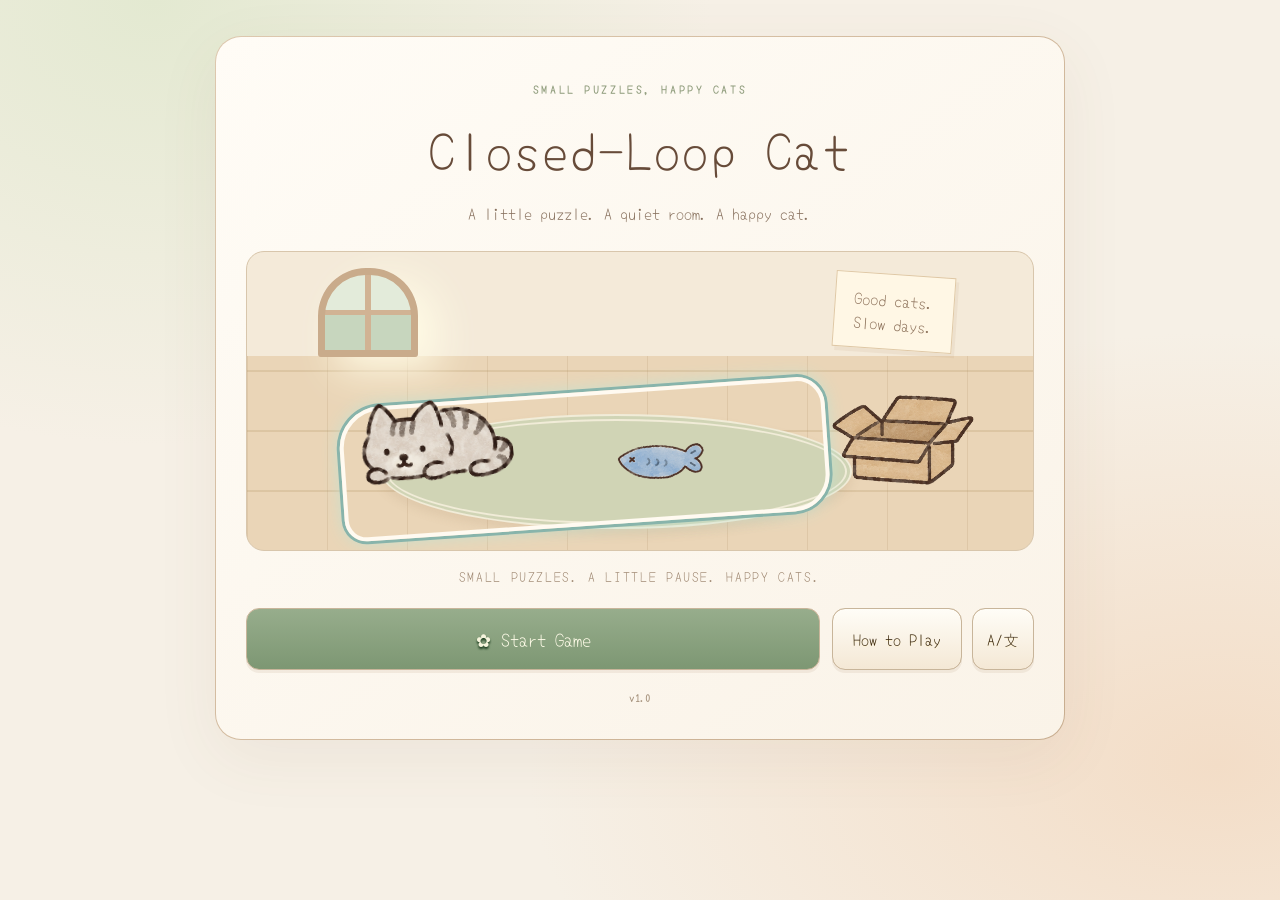
<file: index.html>
<!DOCTYPE html>
<html lang="ja">
<head>
  <meta charset="UTF-8">
  <meta name="viewport" content="width=device-width, initial-scale=1.0">
  <title>Closed-Loop Cat</title>
  <link rel="preload" href="assets/fonts/yomogi/Yomogi-Regular.woff2" as="font" type="font/woff2" crossorigin>
  <link rel="stylesheet" href="style.css">
  <link rel="stylesheet" href="cat-theme.css?v=font-6">
</head>
<body>
  <main class="page">
    <section id="homeScreen" class="game-panel home-panel">
      <div class="home-layout">
        <div class="home-copy">
          <p id="homeKicker" class="home-kicker">Draw One Line</p>
          <h2 id="homeTitle">Closed-Loop Cat</h2>
          <p id="homeLead">
            Draw loops to divide the dungeon, collect the key, and reach the goal.
          </p>
        </div>

        <div class="cat-room" role="img" aria-label="あたたかな部屋で、魚と段ボールに囲まれてくつろぐ猫">
          <div class="room-window"></div><div class="room-note">Good cats.<br>Slow days.</div>
          <div class="room-rug"></div><div class="room-loop"></div>
          <img class="room-cat" src="assets/cats/cat-1.png" alt="">
          <img class="room-fish" src="assets/cats/fish.png" alt="">
          <img class="room-box" src="assets/cats/box-open.png" alt="">
        </div><p class="cat-caption">SMALL PUZZLES. A LITTLE PAUSE. HAPPY CATS.</p>

        <div class="home-actions">
          <label class="language-field" for="languageSelect">
            <span id="languageLabel">Language</span>
            <select id="languageSelect">
              <option value="en">English</option>
              <option value="ja">日本語</option>
            </select>
          </label>
          <button id="startGameButton" type="button">Start Game</button>
          <div class="home-secondary-actions">
            <a id="homeHowtoButton" class="button-link secondary-button" href="howto.html">How to Play</a>
            <button
              id="languageMenuButton"
              class="icon-button secondary-button"
              type="button"
              aria-haspopup="dialog"
              aria-controls="languageDialog"
              aria-label="Language"
            >
              <span aria-hidden="true">A/文</span>
            </button>
          </div>
        </div>
        <button
          id="homePremiumButton"
          class="home-premium-button"
          type="button"
          aria-label="Premium"
        >
          <img
            id="homePremiumIcon"
            class="home-premium-icon"
            src="sozai/0850b674-17cf-480b-9a0b-e0d0a89cf656.png"
            alt=""
            aria-hidden="true"
          >
        </button>
        <a
          class="web-store-badge-link"
          href="https://play.google.com/store/apps/details?id=com.hvis.closedloopdungeon"
          target="_blank"
          rel="noopener noreferrer"
          aria-label="Get it on Google Play"
        >
          <img
            class="web-store-badge-mark"
            src="sozai/playstorelogo.png"
            alt=""
            aria-hidden="true"
          >
          <span class="web-store-badge-copy">
            <span>GET IT ON</span>
            <strong>Google Play</strong>
          </span>
        </a>
        <span id="homeVersionButton" class="home-version-button">v1.0</span>
      </div>
    </section>

    <div id="languageDialog" class="modal-backdrop" hidden>
      <section class="language-dialog" role="dialog" aria-modal="true" aria-label="Language">
        <div class="language-option-list">
          <button class="language-option" type="button" data-language-option="en">
            <span>English</span>
            <span class="language-option-check" aria-hidden="true"></span>
          </button>
          <button class="language-option" type="button" data-language-option="ja">
            <span>日本語</span>
            <span class="language-option-check" aria-hidden="true"></span>
          </button>
        </div>
      </section>
    </div>

    <section id="gameScreen" class="game-panel" hidden>
      <p class="cat-game-brand">Closed-Loop Cat</p>
      <header class="panel-header">
        <div class="panel-action-row">
          <a id="gameHowtoButton" class="button-link secondary-button" href="howto.html">How to Play</a>
          <button id="mechanicHelpButton" class="secondary-button" type="button">Mechanic guide</button>
        </div>

        <section class="stage-loader top-stage-loader" aria-label="ステージ選択">
          <div class="stage-loader-row top-stage-loader-row">
            <label id="stageRowLabel" class="stage-row-label" for="stageNumberInput">Stage</label>
            <label class="stage-field" for="stageDifficultySelect" hidden>
              <select id="stageDifficultySelect" aria-label="難易度">
                <option value="medium" selected>Normal</option>
              </select>
            </label>
            <label class="stage-field" for="stageNumberInput">
              <select id="stageNumberInput" aria-label="ステージ番号">
                <option value="1">001</option>
              </select>
            </label>
            <button id="chooseStageFolderButton" type="button" hidden>JSONを選ぶ</button>
            <input
              id="stageFolderInput"
              type="file"
              accept=".json,application/json"
              multiple
              hidden
            >
          </div>
          <p id="stageLoaderStatus" class="status-text" hidden></p>
        </section>
      </header>

      <div id="gameCanvasShell" class="game-canvas-shell">
        <canvas
          id="gameCanvas"
          width="480"
          height="480"
          aria-label="Closed Loop puzzle game canvas"
        ></canvas>
        <div id="premiumStageOverlay" class="premium-stage-overlay" hidden>
          <div class="premium-stage-overlay-card">
            <p id="premiumStageOverlayNote" class="premium-stage-overlay-note"></p>
            <button id="unlockPremiumButton" class="secondary-button" type="button">Unlock Premium</button>
            <button id="premiumOverlayHomeButton" class="secondary-button" type="button">Back to Title</button>
          </div>
        </div>
      </div>

      <p id="motionCaption" class="motion-caption" role="status" aria-live="polite"></p>
      <div class="cat-legend" aria-label="アイテム一覧">
        <span><img src="assets/cats/cat-0.png" alt="">ねこ</span>
        <span><img src="assets/cats/fish.png" alt="">おさかな</span>
        <span><img src="assets/cats/box-open.png" alt="">おうち</span>
        <span><img src="assets/cats/dog-1.png" alt="">いぬ</span>
        <span><img src="assets/cats/bone.png" alt="">ほね</span>
      </div><section class="hud" aria-label="ゲーム情報">
        <div class="button-row mode-row" aria-label="ゲームモード" hidden>
          <button id="randomModeButton" class="is-active" type="button" hidden>ランダムモード</button>
          <button id="tutorialModeButton" type="button" hidden>チュートリアル</button>
          <button id="makerModeButton" type="button" hidden>ステージメーカー</button>
        </div>

        <p id="instructionText" class="instructions" hidden></p>

        <div class="status-grid" hidden style="display: none;">
          <p><span class="label">魚</span><span id="keyStatus">未取得</span></p>
          <p><span class="label">犬</span><span id="bombStatus">0個</span></p>
          <p><span class="label">骨</span><span id="disarmStatus">0個</span></p>
          <p><span class="label">状態</span><span id="stateStatus">待機中</span></p>
        </div>

        <div class="button-row">
          <button id="resetButton" type="button">リセット</button>
          <button id="clearLoopButton" type="button" hidden>ループを消す</button>
        </div>

        <div id="webStorePromo" class="web-store-promo" hidden>
          <p id="webStorePromoText" class="web-store-promo-text"></p>
          <a
            id="webStorePromoLink"
            class="button-link secondary-button"
            href="https://play.google.com/store/apps/details?id=com.hvis.closedloopdungeon"
            target="_blank"
            rel="noopener noreferrer"
          >Get the App</a>
        </div>

        <a
          class="web-store-badge-link web-store-badge-link-game"
          href="https://play.google.com/store/apps/details?id=com.hvis.closedloopdungeon"
          target="_blank"
          rel="noopener noreferrer"
          aria-label="Get it on Google Play"
        >
          <img
            class="web-store-badge-mark"
            src="sozai/playstorelogo.png"
            alt=""
            aria-hidden="true"
          >
          <span class="web-store-badge-copy">
            <span>GET IT ON</span>
            <strong>Google Play</strong>
          </span>
        </a>

        <div id="tutorialButtonRow" class="button-row tutorial-row" hidden>
          <button id="tutorialPrevButton" type="button">前のステージ</button>
          <button id="tutorialNextButton" type="button">次のステージ</button>
        </div>

        <section id="makerPanel" class="maker-panel" hidden aria-label="ステージメーカー設定">
          <div class="maker-size-row">
            <label class="maker-field" for="makerWidthInput">
              幅
              <input id="makerWidthInput" type="number" min="6" max="14" value="10">
            </label>
            <label class="maker-field" for="makerHeightInput">
              高さ
              <input id="makerHeightInput" type="number" min="6" max="14" value="10">
            </label>
            <button id="makerApplySizeButton" type="button">サイズを適用</button>
            <button id="makerResetButton" type="button">配置を初期化</button>
          </div>

          <div class="maker-palette" aria-label="配置ツール">
            <button id="makerToolPlayer" class="maker-tool is-active" type="button">猫</button>
            <button id="makerToolKey" class="maker-tool" type="button">魚</button>
            <button id="makerToolGoal" class="maker-tool" type="button">ゴール</button>
            <button id="makerToolBomb" class="maker-tool" type="button">犬</button>
            <button id="makerToolDisarm" class="maker-tool" type="button">骨</button>
            <button id="makerToolWarp" class="maker-tool" type="button">紙袋</button>
            <button id="makerToolLateWarp" class="maker-tool" type="button">猫トンネル</button>
            <button id="makerToolWall" class="maker-tool" type="button">壁</button>
            <button id="makerToolErase" class="maker-tool" type="button">消しゴム</button>
          </div>

          <div class="button-row maker-action-row">
            <button id="makerTestButton" type="button">テストプレイ開始</button>
            <button id="makerEditButton" type="button" hidden>編集に戻る</button>
            <button id="makerAutoSolveButton" type="button">自動で解く</button>
          </div>
          <p id="makerSolveStatus" class="status-text"></p>

          <div class="maker-export-row">
            <label class="maker-field" for="makerExportNumberInput">
              JSON番号
              <input id="makerExportNumberInput" type="number" min="1" step="1" value="1">
            </label>
            <button id="makerExportJsonButton" type="button">JSON出力</button>
          </div>
          <p id="makerExportStatus" class="status-text"></p>
          <textarea
            id="makerJsonOutput"
            class="maker-json-output"
            readonly
            placeholder="ここにステージ JSON が表示されます。"
          ></textarea>

          <p id="makerHint" class="maker-hint"></p>
        </section>

        <p id="stageInfo" class="stage-info" hidden></p>
      </section>
    </section>

    <section id="rulesScreen" class="game-panel rules-panel" hidden aria-labelledby="rulesTitle">
      <header class="rules-header">
        <div>
          <p class="rules-kicker">How To Play</p>
          <h2 id="rulesTitle">ルール</h2>
        </div>
        <button id="closeRulesButton" class="secondary-button" type="button">ステージに戻る</button>
      </header>

      <section class="rules-lead">
        <p>
          このゲームは、一筆書きでマスを塗ってループを作り、空間を切り分けていくパズルです。
          猫が犬と同じ空間に入らないようにしながら、魚を取り、ゴールと同じ空間へ入れればクリアです。
        </p>
      </section>

      <section class="rules-grid" aria-label="ルール一覧">
        <article class="rule-card">
          <canvas class="rule-icon rule-sprite-icon" data-rule-sprite="player" width="72" height="72" aria-hidden="true"></canvas>
          <h3>猫</h3>
          <p>青いキャラがあなたです。犬と同じ空間に入ったらゲームオーバーです</p>
        </article>

        <article class="rule-card">
          <canvas class="rule-icon rule-sprite-icon" data-rule-sprite="key" width="72" height="72" aria-hidden="true"></canvas>
          <h3>魚</h3>
          <p>猫と同じ空間にはは入ると取得扱いになり、段ボールが開きます。</p>
        </article>

        <article class="rule-card">
          <canvas class="rule-icon rule-sprite-icon" data-rule-sprite="goalClosed" width="72" height="72" aria-hidden="true"></canvas>
          <h3>閉じたゴール</h3>
          <p>魚を取る前のゴールです。まだ入ってもクリアにはなりません。</p>
        </article>

        <article class="rule-card">
          <canvas class="rule-icon rule-sprite-icon" data-rule-sprite="goalOpen" width="72" height="72" aria-hidden="true"></canvas>
          <h3>開いたゴール</h3>
          <p>猫同じ空間に入ればクリアです。</p>
        </article>

        <article class="rule-card">
          <canvas class="rule-icon rule-sprite-icon" data-rule-sprite="bomb" width="72" height="72" aria-hidden="true"></canvas>
          <h3>犬</h3>
          <p>猫と同じ空間に犬があるとゲームオーバーです。骨で消すことが出来ます。</p>
        </article>

        <article class="rule-card">
          <canvas class="rule-icon rule-sprite-icon" data-rule-sprite="waterBucket" width="72" height="72" aria-hidden="true"></canvas>
          <h3>骨</h3>
          <p>犬と同じ数の骨が同じ空間に入ると、その空間の犬と骨はおやすみします。どちらかが多くても消滅しません</p>
        </article>

        <article class="rule-card">
          <canvas class="rule-icon rule-sprite-icon" data-rule-sprite="wall" width="72" height="72" aria-hidden="true"></canvas>
          <h3>壁</h3>
          <p>壁のあるマスは塗れません。塗ったマスと接触した場合はループの一部として扱われます。</p>
        </article>

        <article class="rule-card">
          <div class="rule-icon sprite-loop" aria-hidden="true"></div>
          <h3>ループの作り方</h3>
          <p>マスをドラッグで塗り、ひと続きの輪を作ります。線は空間を分ける境界として扱われます。</p>
        </article>
      </section>


    </section>
  </main>

  <script src="stage/manifest.js?v=stage-manifest-4"></script>
  <script src="spotlight-tutorial.js?v=cat-1"></script>
  <script src="cat-motion.js?v=2"></script>
  <script src="game.js?v=cat-direct-home-10"></script>
</body>
</html>
</file>
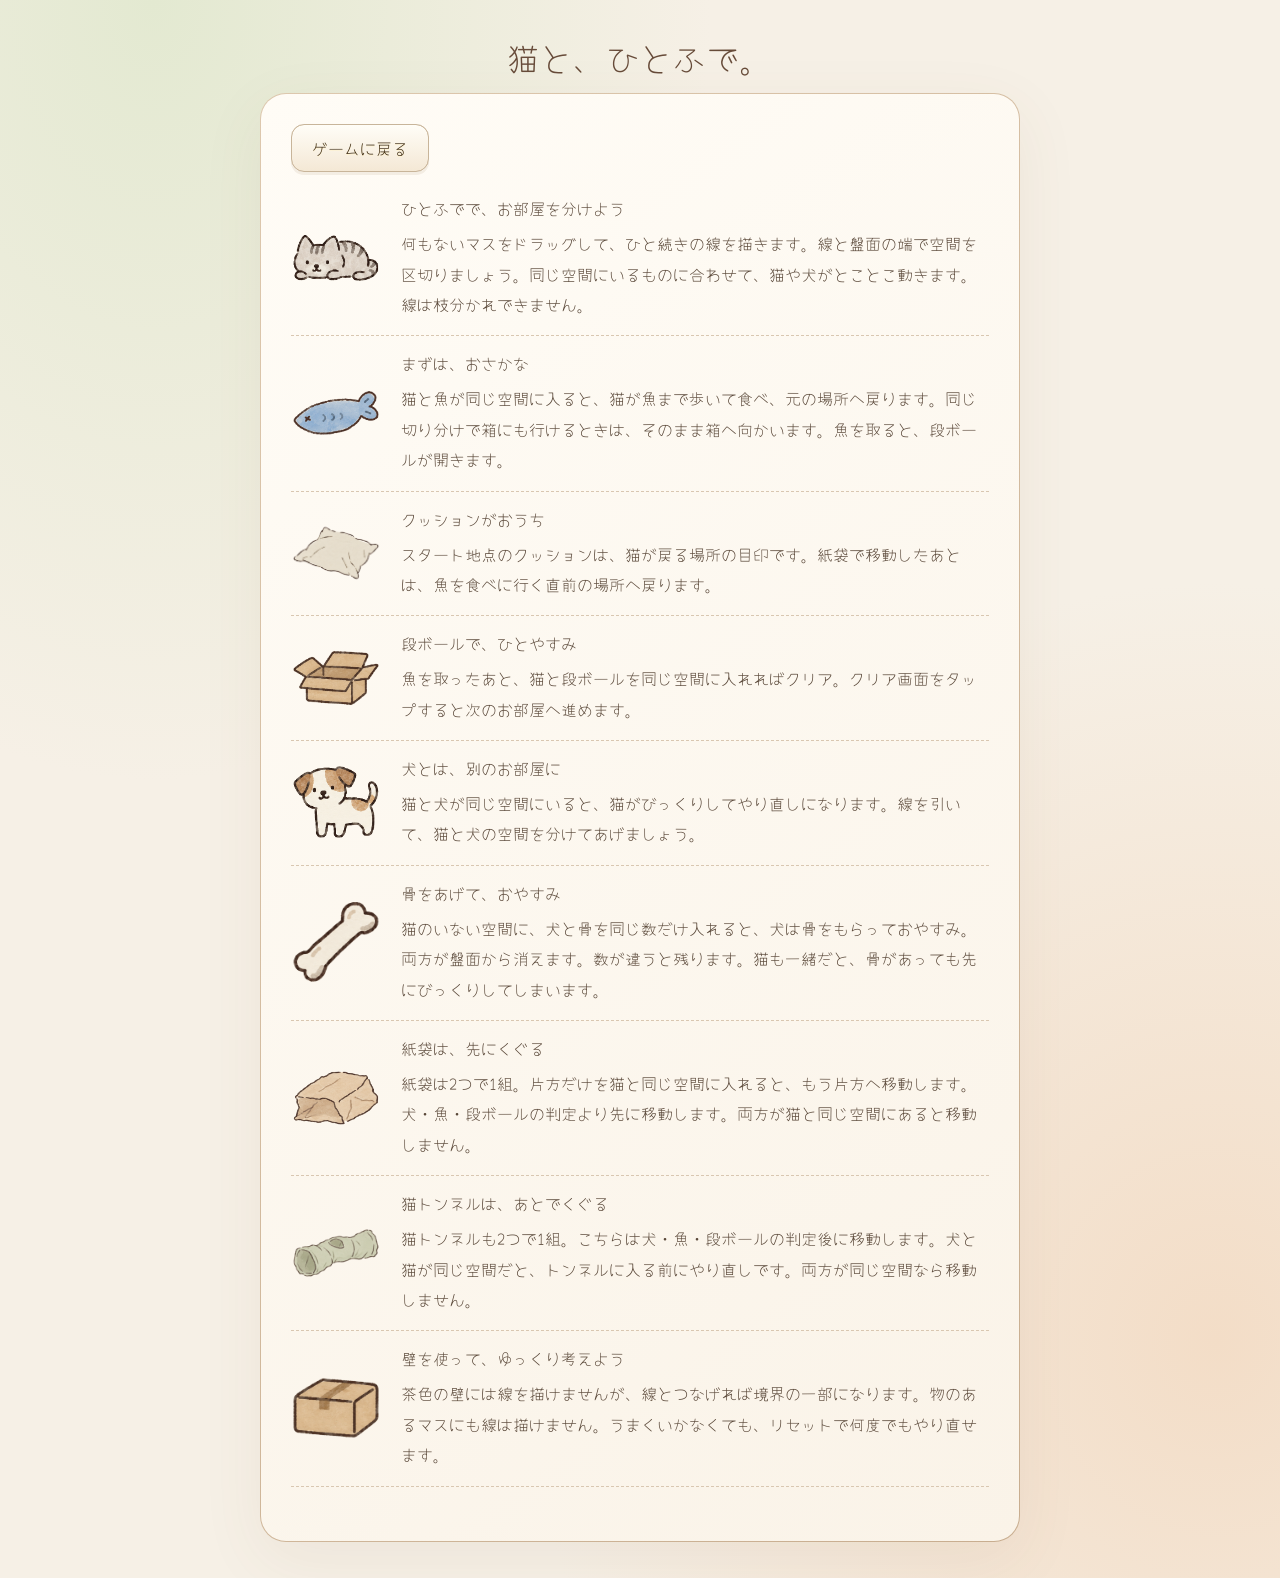
<file: howto.html>
﻿<!DOCTYPE html>
<html lang="en">
<head>
  <meta charset="UTF-8">
  <meta name="viewport" content="width=device-width, initial-scale=1.0">
  <title>How to Play - Closed-Loop Cat</title>
  <link rel="preload" href="assets/fonts/yomogi/Yomogi-Regular.woff2" as="font" type="font/woff2" crossorigin>
  <link rel="stylesheet" href="style.css"><link rel="stylesheet" href="cat-theme.css?v=font-6">
</head>
<body>
  <main class="page howto-page">
    <h1 class="page-title">How to Play</h1>

    <section class="game-panel howto-panel">
      <header class="howto-header">
        <a id="backToGameLink" class="button-link secondary-button" href="index.html">Back to Game</a>
      </header>

      <div id="howtoSteps" class="cat-howto" aria-live="polite"></div>
    </section>
  </main>

  <script src="cat-howto.js?v=direct-home-7"></script>
</body>
</html>
</file>
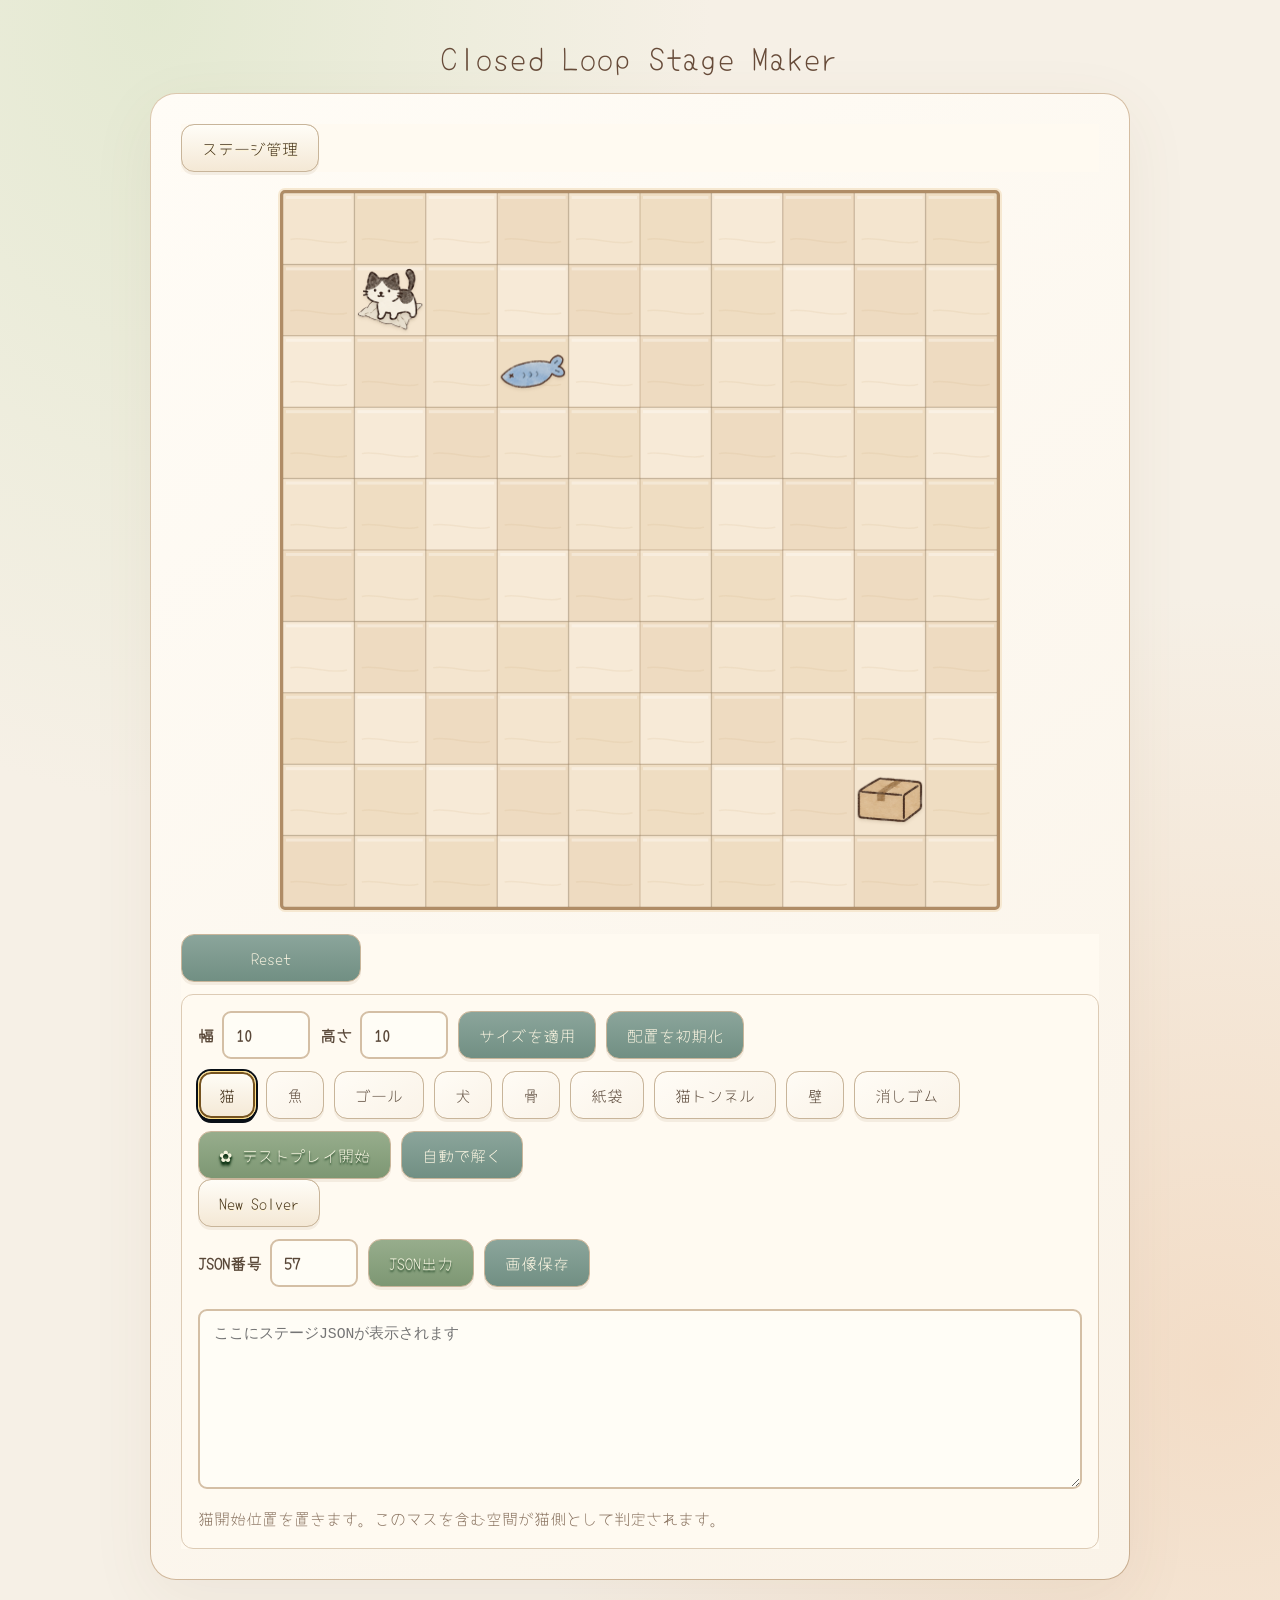
<file: maker.html>
<!DOCTYPE html>
<html lang="ja">
<head>
  <meta charset="UTF-8">
  <meta name="viewport" content="width=device-width, initial-scale=1.0">
  <title>Closed Loop Stage Maker</title>
  <link rel="preload" href="assets/fonts/yomogi/Yomogi-Regular.woff2" as="font" type="font/woff2" crossorigin>
  <link rel="stylesheet" href="style.css">
  <link rel="stylesheet" href="cat-theme.css?v=font-6">
</head>
<body data-app-mode="maker">
  <main class="page maker-only-page">
    <h1 class="page-title">Closed Loop Stage Maker</h1>

    <section id="gameScreen" class="game-panel">
      <header class="panel-header maker-only-hidden">
        <div class="panel-action-row">
          <a class="button-link secondary-button" href="manager.html">ステージ管理</a>
          <button id="openRulesButton" class="secondary-button" type="button" hidden>ルール</button>
        </div>
        <section class="stage-loader top-stage-loader" aria-label="ステージ選択" hidden>
          <div class="stage-loader-row top-stage-loader-row">
            <label class="stage-row-label" for="stageDifficultySelect">ステージ</label>
            <label class="stage-field" for="stageDifficultySelect">
              <select id="stageDifficultySelect" aria-label="難易度">
                <option value="low">Easy</option>
                <option value="medium" selected>Normal</option>
                <option value="high">Hard</option>
              </select>
            </label>
            <label class="stage-field" for="stageNumberInput">
              <select id="stageNumberInput" aria-label="ステージ番号">
                <option value="1">001</option>
              </select>
            </label>
            <button id="loadStageButton" type="button">Play</button>
            <button id="chooseStageFolderButton" type="button" hidden>JSONを選ぶ</button>
            <input id="stageFolderInput" type="file" accept=".json,application/json" multiple hidden>
          </div>
          <p id="stageLoaderStatus" class="status-text" hidden></p>
        </section>
      </header>

      <canvas
        id="gameCanvas"
        width="480"
        height="480"
        aria-label="Closed Loop stage maker canvas"
      ></canvas>

      <section class="hud" aria-label="ステージメーカー情報">
        <div class="button-row mode-row" aria-label="ゲームモード" hidden>
          <button id="randomModeButton" type="button" hidden>ランダム</button>
          <button id="tutorialModeButton" type="button" hidden>チュートリアル</button>
          <button id="makerModeButton" class="is-active" type="button" hidden>ステージメーカー</button>
        </div>

        <p id="instructionText" class="instructions" hidden></p>

        <div class="status-grid" hidden style="display: none;">
          <p><span class="label">魚</span><span id="keyStatus">未取得</span></p>
          <p><span class="label">犬</span><span id="bombStatus">0個</span></p>
          <p><span class="label">骨</span><span id="disarmStatus">0個</span></p>
          <p><span class="label">状態</span><span id="stateStatus">待機中</span></p>
        </div>

        <div class="button-row">
          <button id="resetButton" type="button">リセット</button>
          <button id="clearLoopButton" type="button" hidden>ループを消す</button>
        </div>

        <div id="tutorialButtonRow" class="button-row tutorial-row" hidden>
          <button id="tutorialPrevButton" type="button">前へ</button>
          <button id="tutorialNextButton" type="button">次へ</button>
        </div>

        <section id="makerPanel" class="maker-panel" aria-label="ステージメーカー設定">
          <div class="maker-size-row">
            <label class="maker-field" for="makerWidthInput">
              幅
              <input id="makerWidthInput" type="number" min="6" max="14" value="10">
            </label>
            <label class="maker-field" for="makerHeightInput">
              高さ
              <input id="makerHeightInput" type="number" min="6" max="14" value="10">
            </label>
            <button id="makerApplySizeButton" type="button">サイズを適用</button>
            <button id="makerResetButton" type="button">配置を初期化</button>
          </div>

          <div class="maker-palette" aria-label="配置ツール">
            <button id="makerToolPlayer" class="maker-tool is-active" type="button">猫</button>
            <button id="makerToolKey" class="maker-tool" type="button">魚</button>
            <button id="makerToolGoal" class="maker-tool" type="button">ゴール</button>
            <button id="makerToolBomb" class="maker-tool" type="button">犬</button>
            <button id="makerToolDisarm" class="maker-tool" type="button">骨</button>
            <button id="makerToolWarp" class="maker-tool" type="button">紙袋</button>
            <button id="makerToolLateWarp" class="maker-tool" type="button">猫トンネル</button>
            <button id="makerToolWall" class="maker-tool" type="button">壁</button>
            <button id="makerToolErase" class="maker-tool" type="button">消しゴム</button>
          </div>

          <div class="button-row maker-action-row">
            <button id="makerTestButton" type="button">テストプレイ開始</button>
            <button id="makerEditButton" type="button" hidden>編集に戻る</button>
            <button id="makerAutoSolveButton" type="button">自動で解く</button>
          </div>
          <button id="stageRegionSolveButton" class="secondary-button" type="button">New Solver</button>
          <p id="makerSolveStatus" class="status-text"></p>

          <div class="maker-export-row">
            <label class="maker-field" for="makerExportNumberInput">
              JSON番号
              <input id="makerExportNumberInput" type="number" min="1" step="1" value="1">
            </label>
            <button id="makerExportJsonButton" type="button">JSON出力</button>
            <button id="makerCapturePngButton" type="button">画像保存</button>
          </div>
          <p id="makerExportStatus" class="status-text"></p>
          <textarea
            id="makerJsonOutput"
            class="maker-json-output"
            readonly
            placeholder="ここにステージJSONが表示されます"
          ></textarea>

          <p id="makerHint" class="maker-hint"></p>
        </section>

        <p id="stageInfo" class="stage-info" hidden></p>
      </section>
    </section>

    <section id="rulesScreen" class="game-panel rules-panel" hidden aria-labelledby="rulesTitle">
      <header class="rules-header">
        <div>
          <p class="rules-kicker">How To Play</p>
          <h2 id="rulesTitle">ルール</h2>
        </div>
        <button id="closeRulesButton" class="secondary-button" type="button">戻る</button>
      </header>
    </section>
  </main>

  <script src="stage/manifest.js?v=stage-manifest-1"></script>
  <script src="solver-browser.js?v=cat-return-3"></script>
  <script src="cat-motion.js?v=2"></script>
  <script src="game.js?v=cat-direct-home-10"></script>
</body>
</html>
</file>
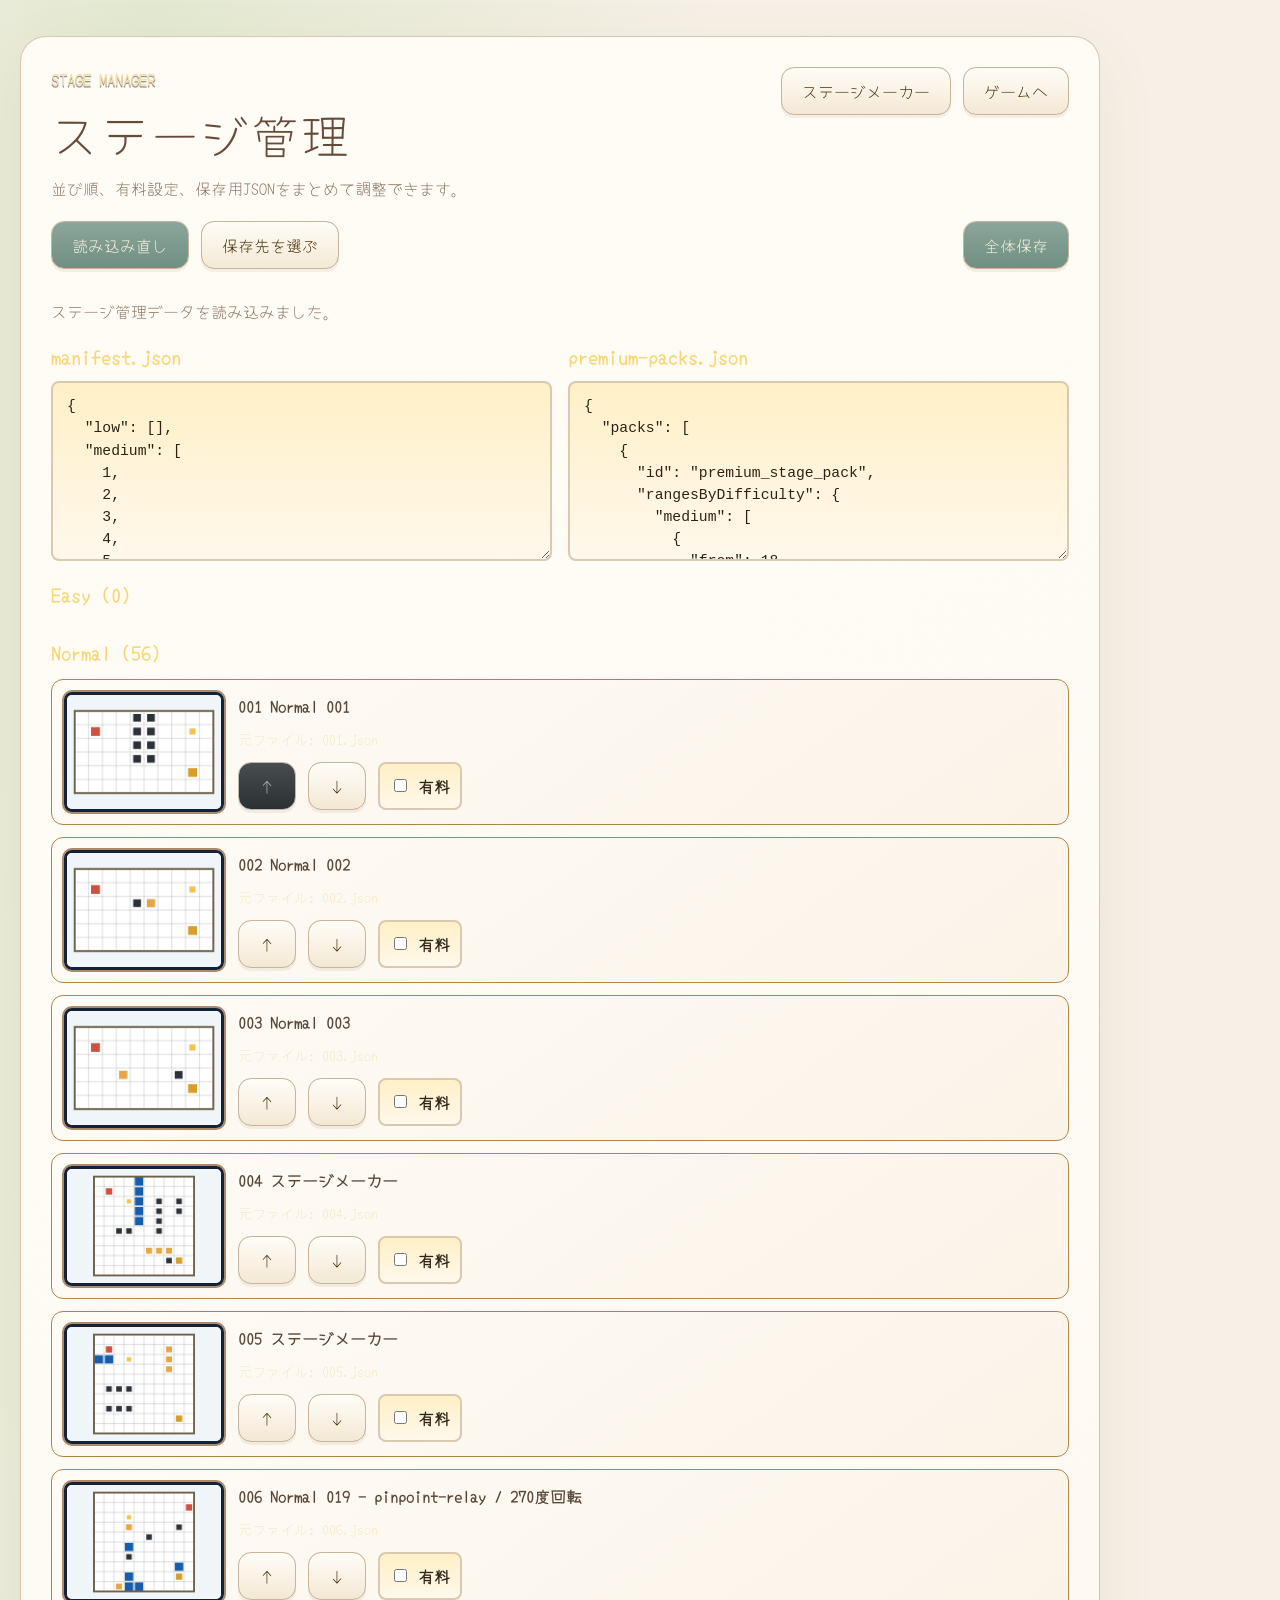
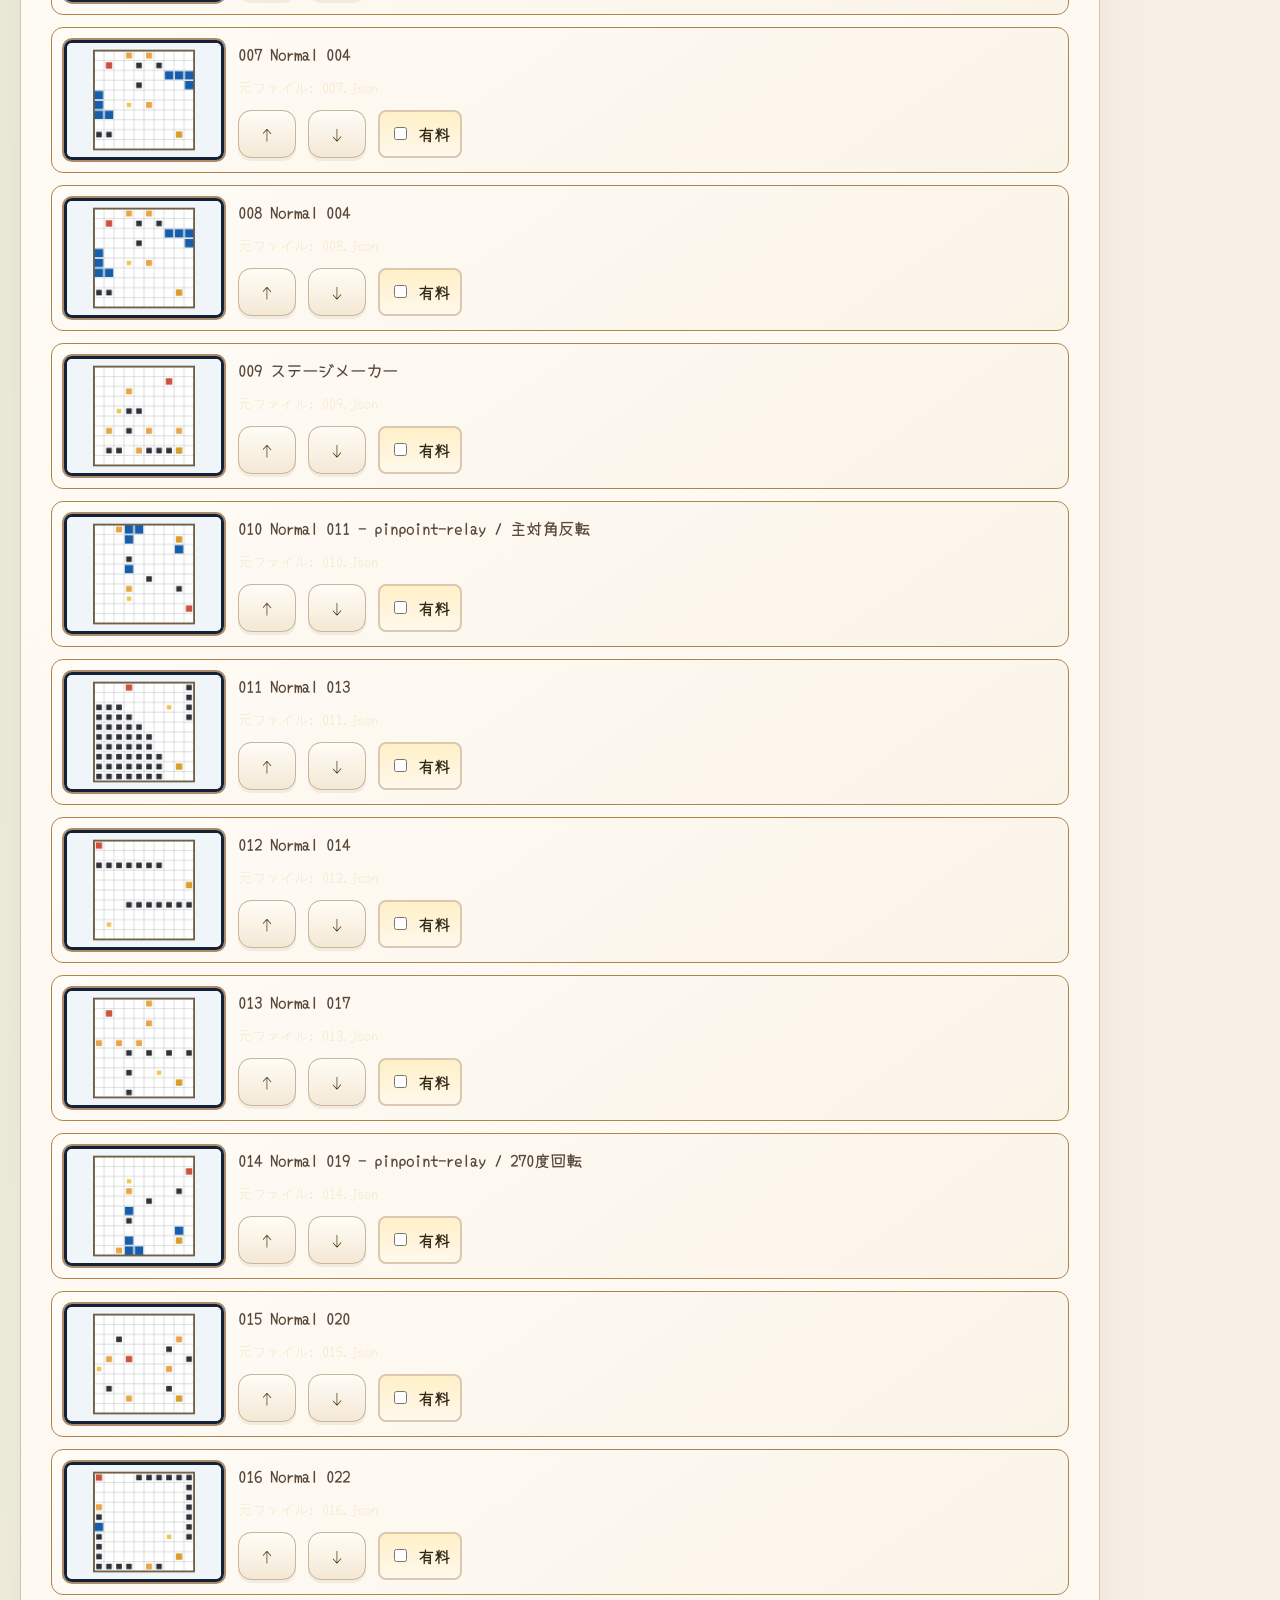
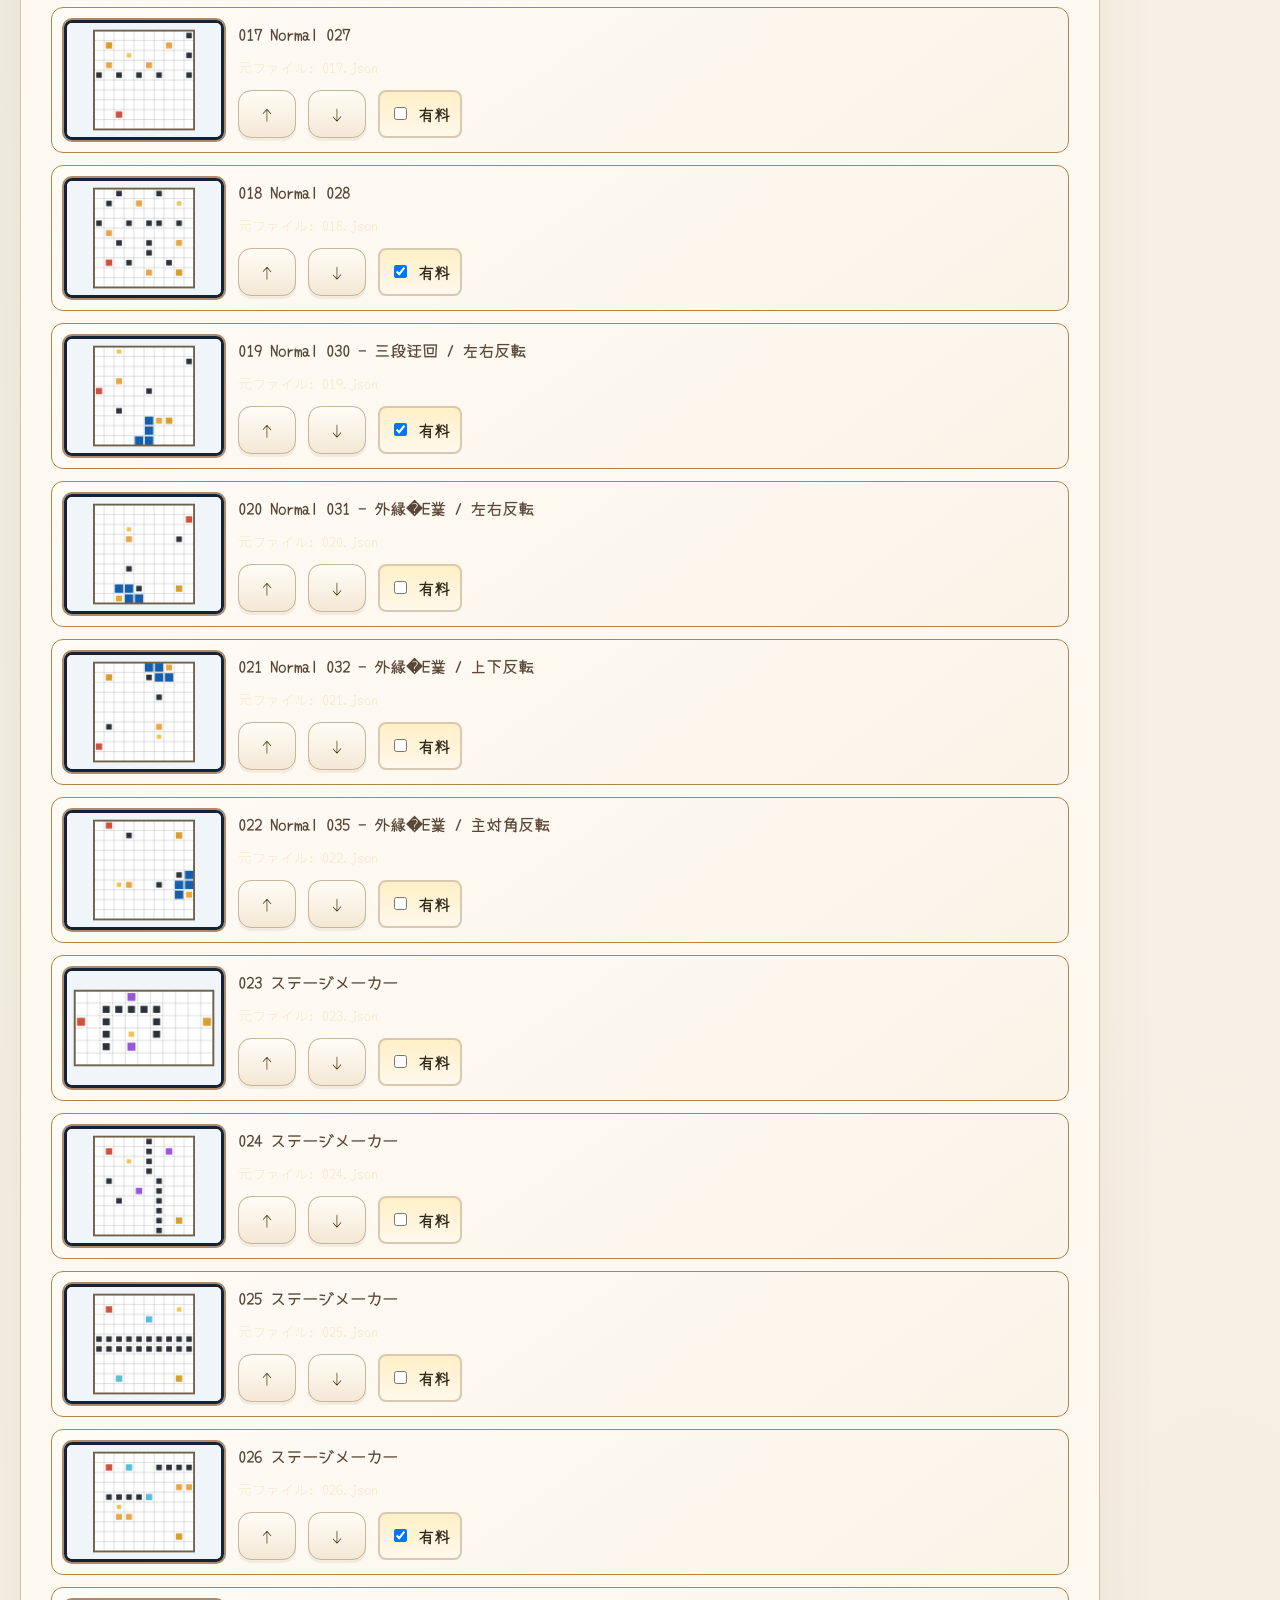
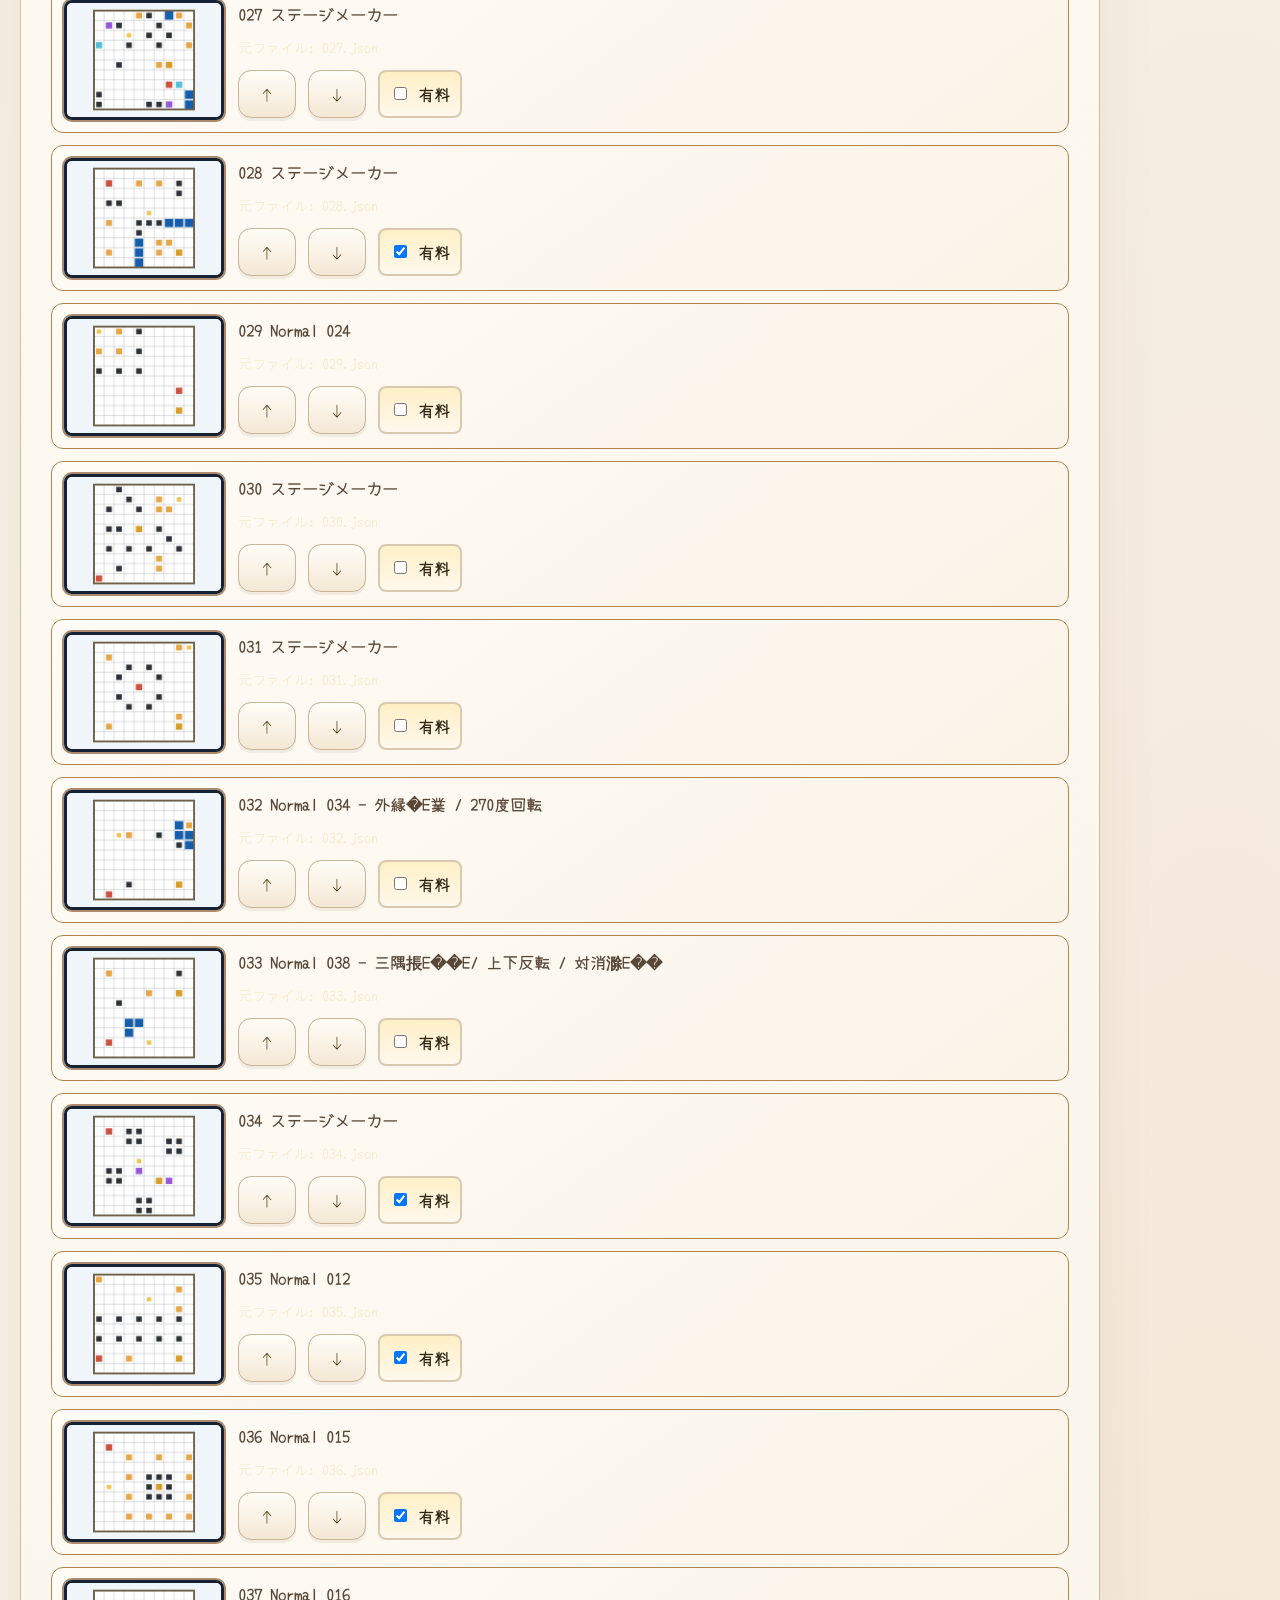
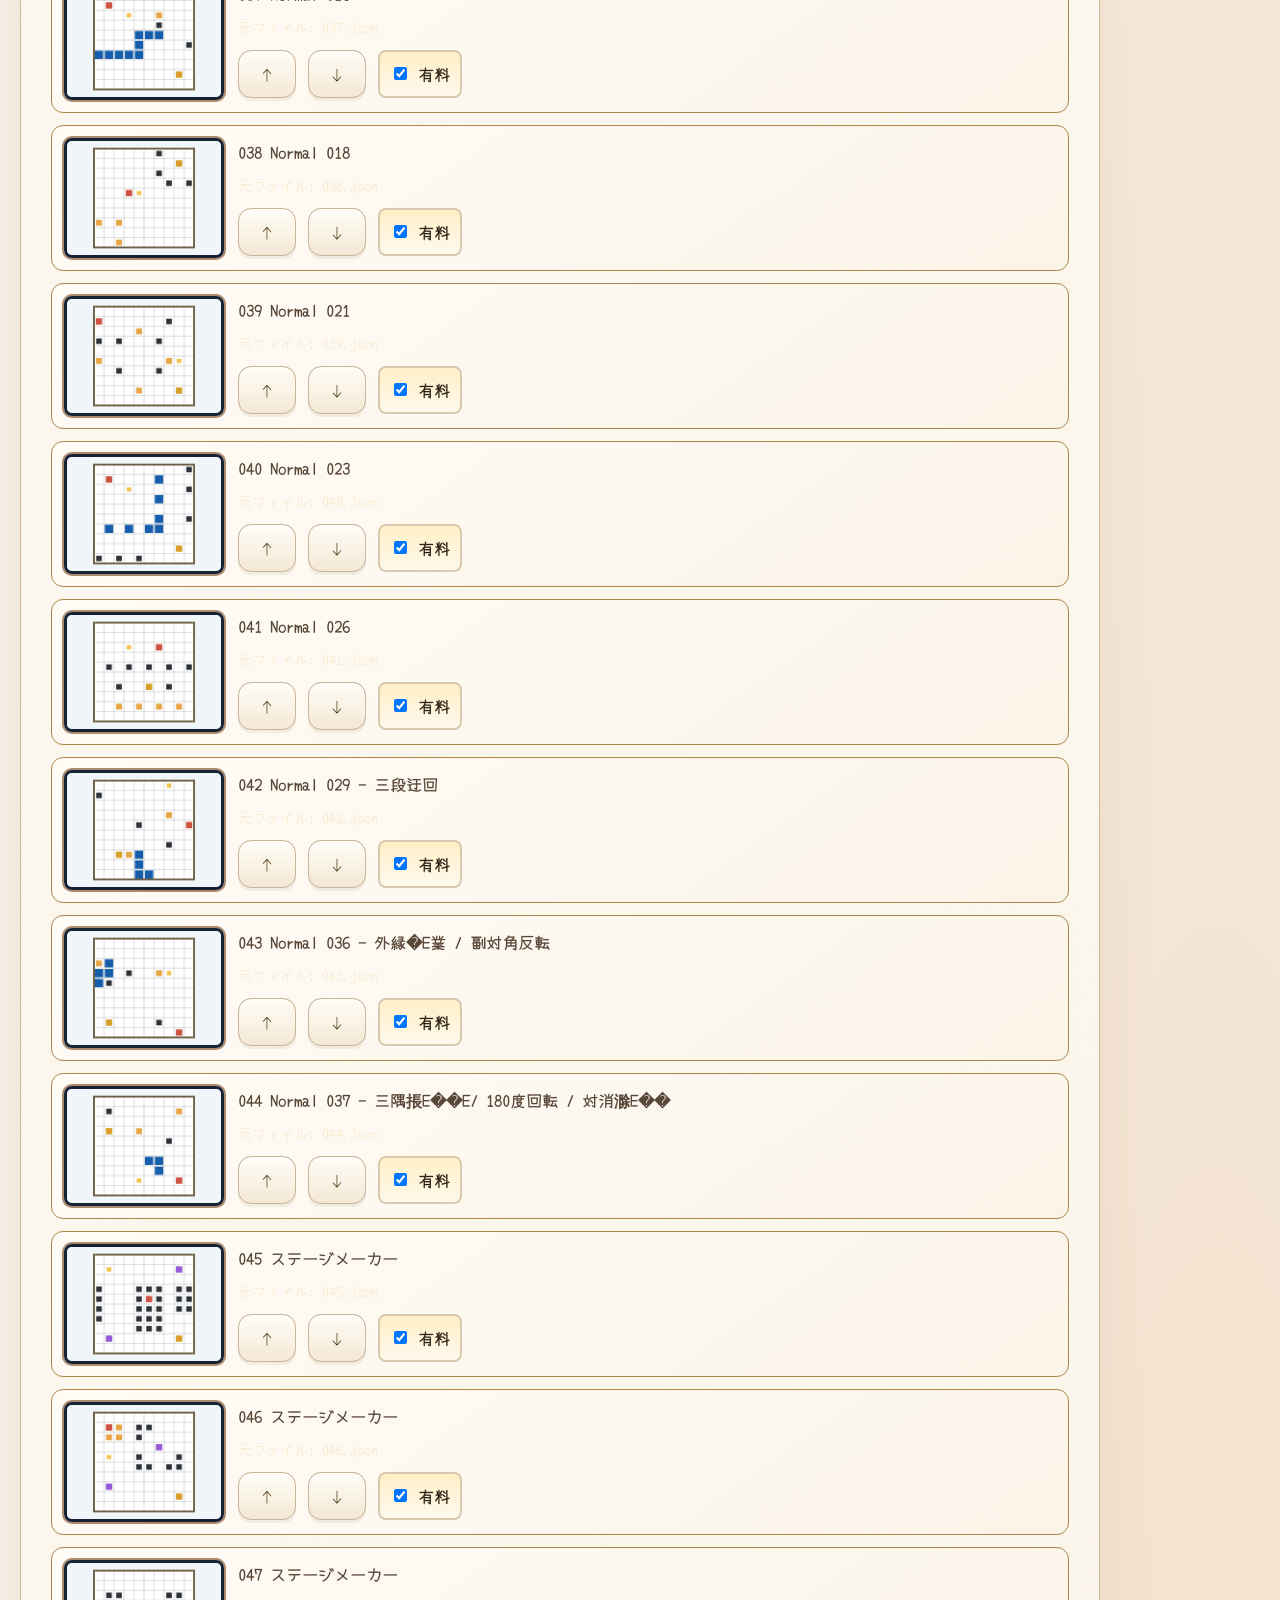
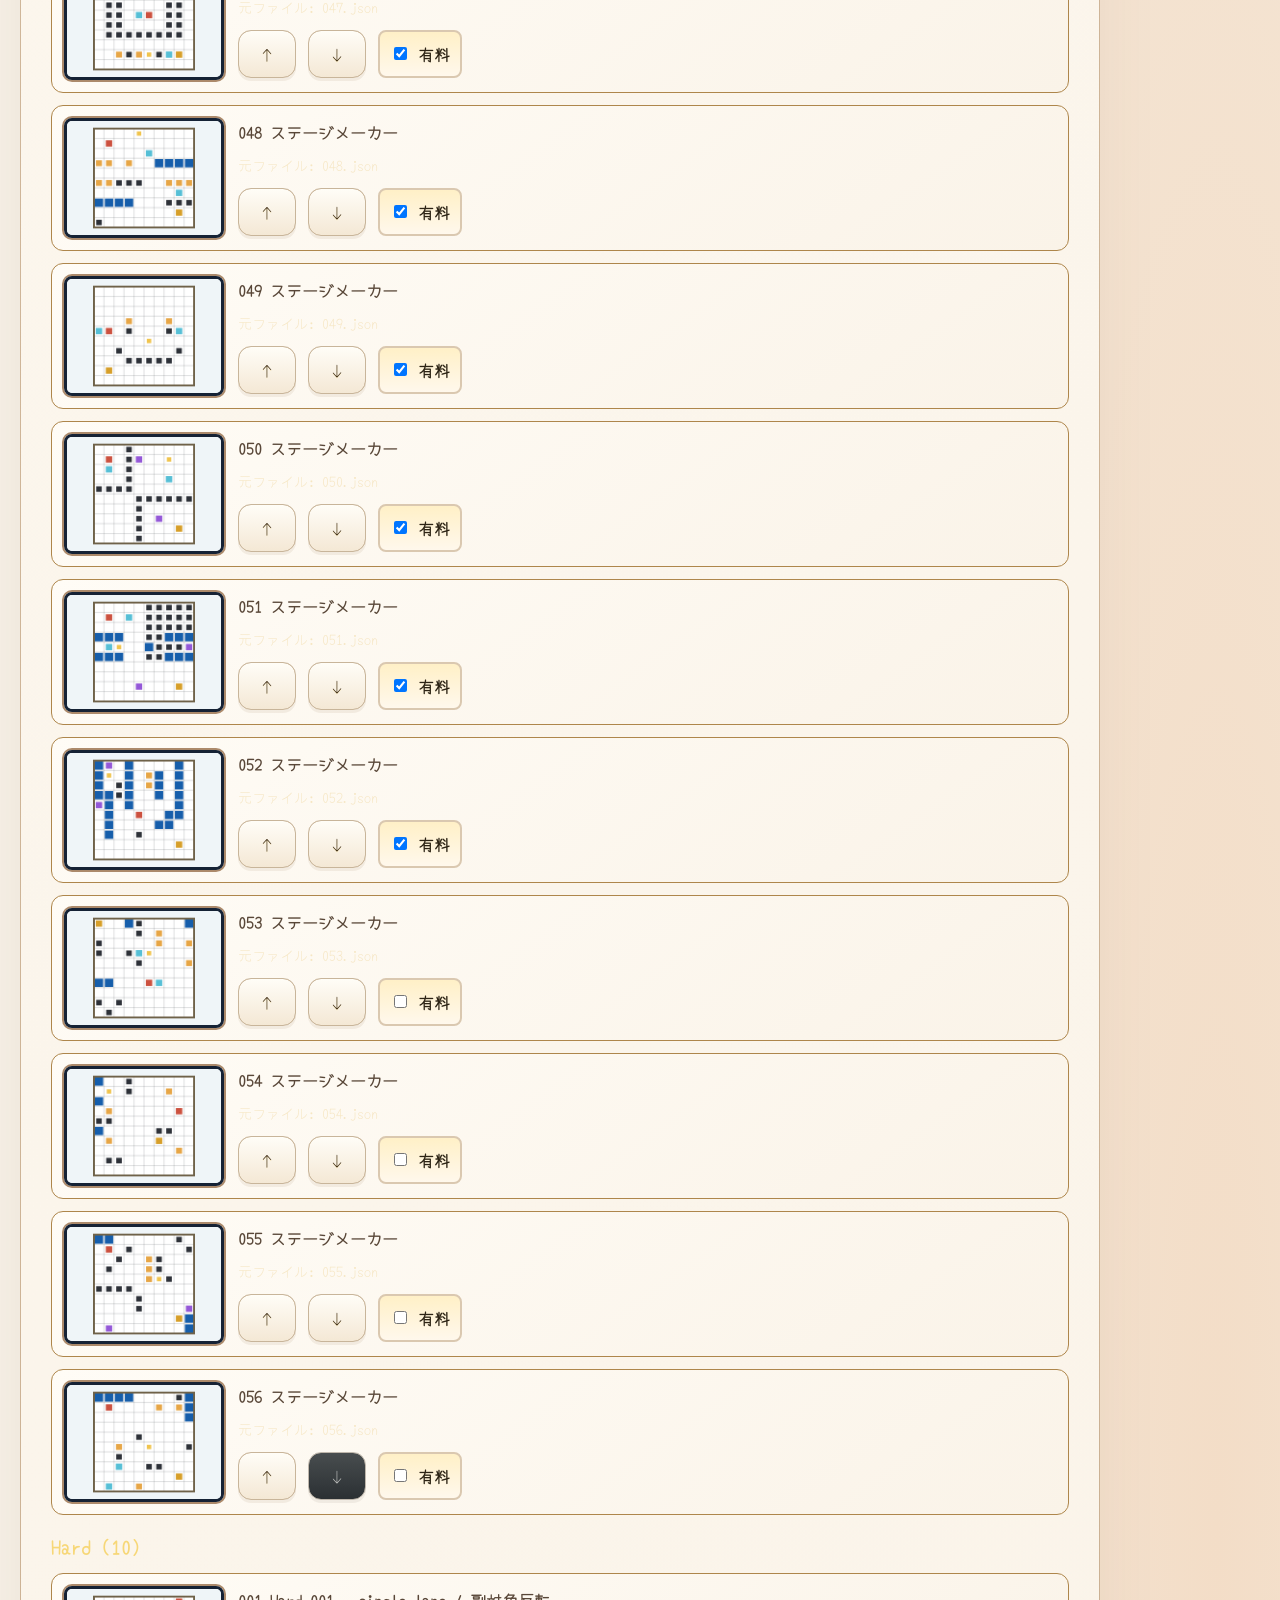
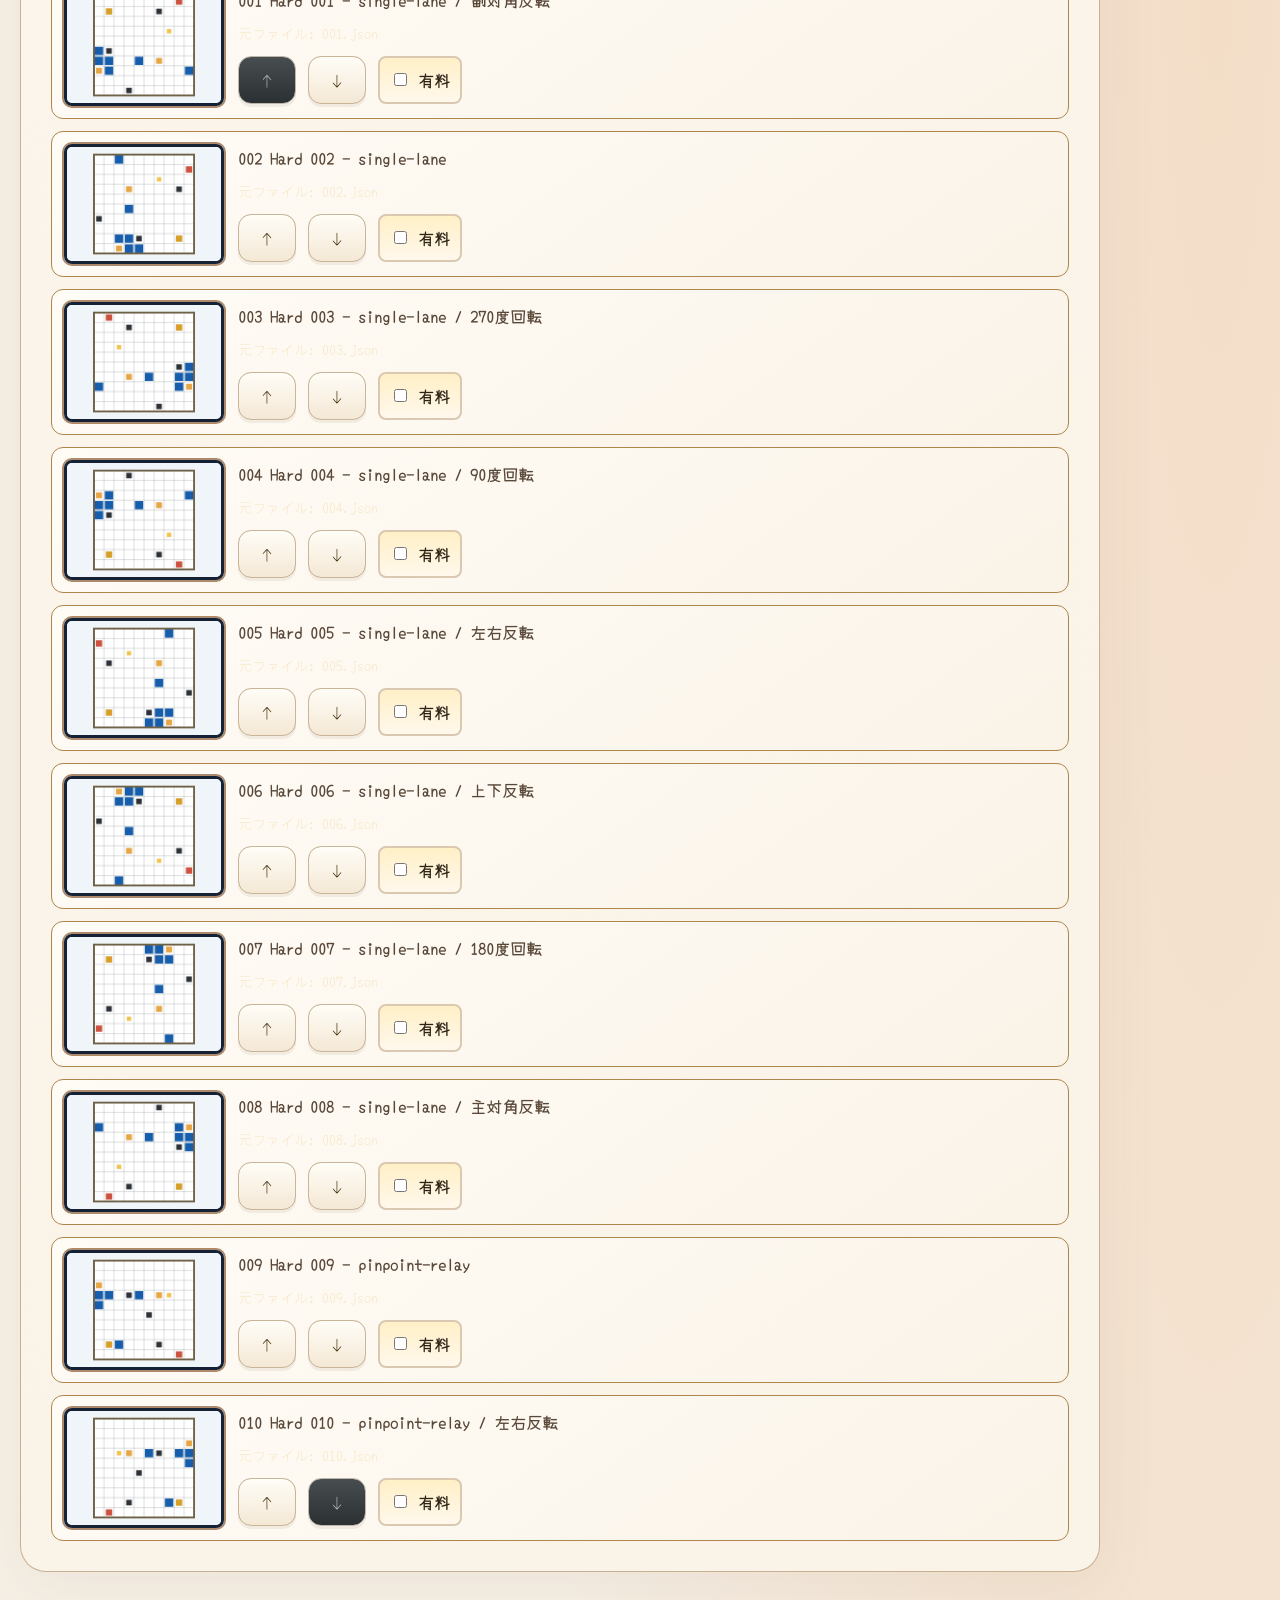
<file: manager.html>
<!DOCTYPE html>
<html lang="ja">
<head>
  <meta charset="UTF-8">
  <meta name="viewport" content="width=device-width, initial-scale=1.0">
  <title>Stage Manager</title>
  <link rel="stylesheet" href="style.css">
  <link rel="stylesheet" href="cat-theme.css">
</head>
<body data-app-mode="manager">
  <main class="page manager-page">
    <section class="game-panel manager-panel">
      <header class="manager-header">
        <div>
          <p class="home-kicker">Stage Manager</p>
          <h1 class="manager-title">ステージ管理</h1>
          <p class="manager-lead">並び順、有料設定、保存用JSONをまとめて調整できます。</p>
        </div>
        <div class="manager-nav">
          <a class="button-link secondary-button" href="maker.html">ステージメーカー</a>
          <a class="button-link secondary-button" href="index.html">ゲームへ</a>
        </div>
      </header>

      <section class="manager-toolbar">
        <div class="manager-toolbar-group">
          <button id="managerReloadButton" type="button">読み込み直し</button>
          <button id="managerChooseFolderButton" class="secondary-button" type="button">保存先を選ぶ</button>
        </div>
        <div class="manager-toolbar-group">
          <button id="managerSaveAllButton" type="button">全体保存</button>
        </div>
      </section>

      <p id="managerStatus" class="status-text" hidden></p>

      <section class="manager-output-panel">
        <div class="manager-output-block">
          <h2>manifest.json</h2>
          <textarea id="managerManifestOutput" class="manager-json-output" readonly></textarea>
        </div>
        <div class="manager-output-block">
          <h2>premium-packs.json</h2>
          <textarea id="managerPremiumOutput" class="manager-json-output" readonly></textarea>
        </div>
      </section>

      <section id="managerDifficultySections" class="manager-difficulty-sections"></section>
    </section>
  </main>

  <script src="manager.js"></script>
</body>
</html>
</file>
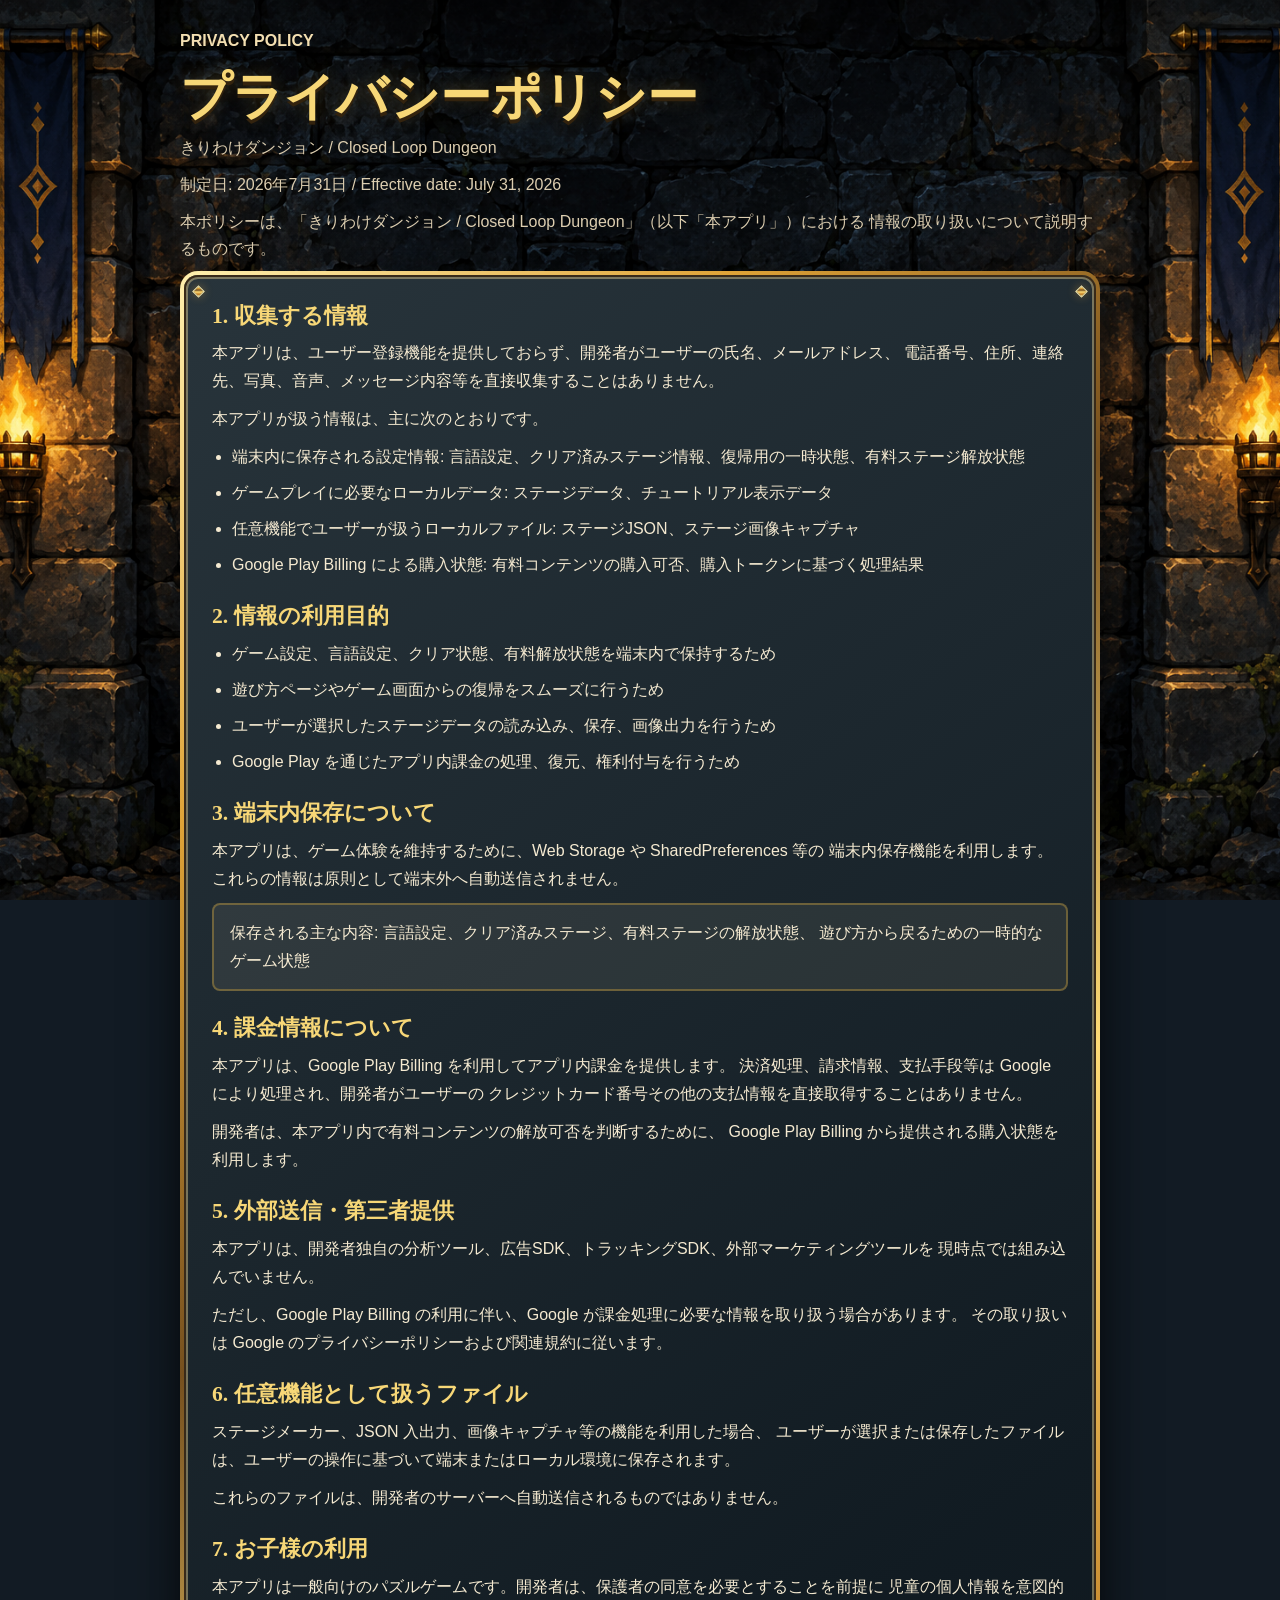
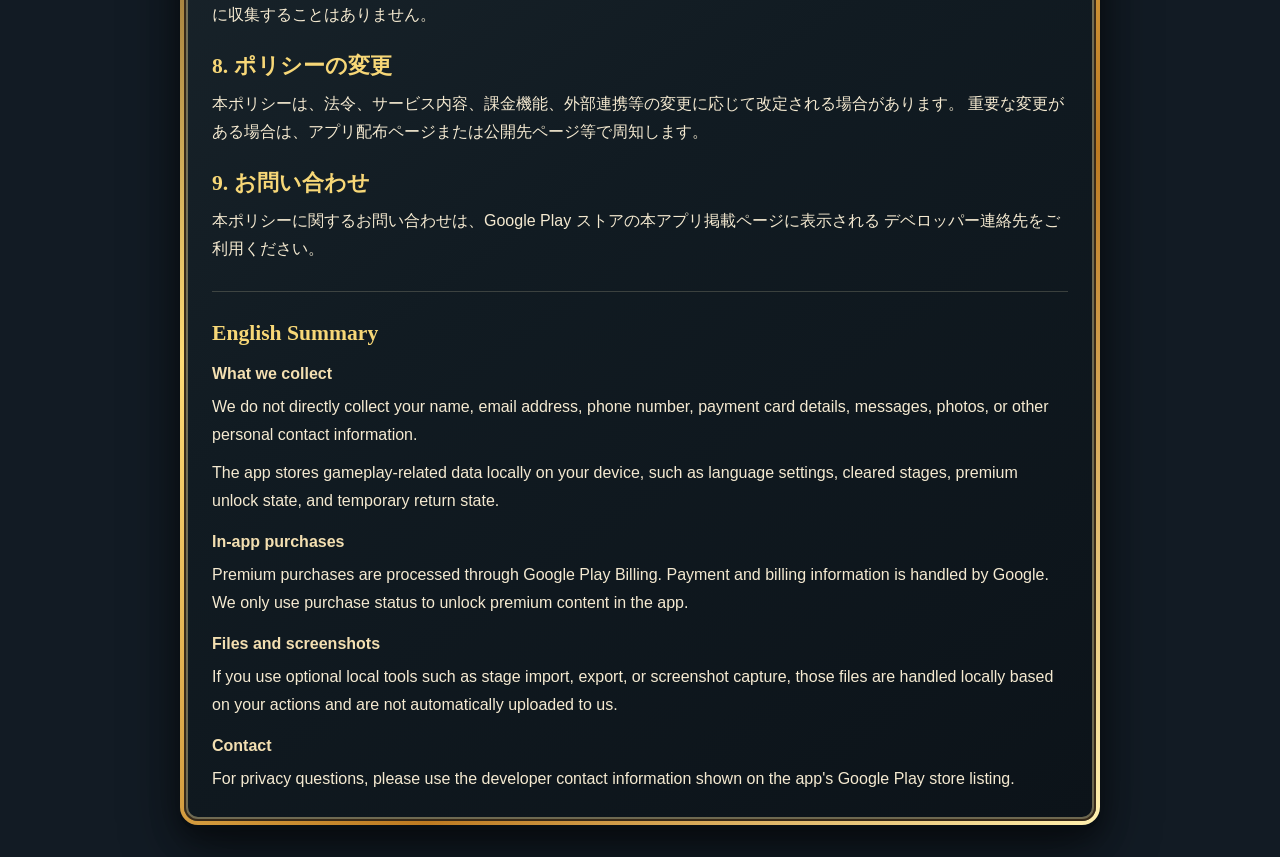
<file: privacy.html>
<!DOCTYPE html>
<html lang="ja">
<head>
  <meta charset="UTF-8">
  <meta name="viewport" content="width=device-width, initial-scale=1.0">
  <title>Privacy Policy | きりわけダンジョン / Closed Loop Dungeon</title>
  <link rel="stylesheet" href="style.css">
  <style>
    .policy-page {
      width: min(100%, 920px);
      gap: 20px;
    }

    .policy-header {
      display: grid;
      gap: 10px;
      margin-bottom: 8px;
    }

    .policy-header h1 {
      margin: 0;
      color: #f7d777;
      font-family: Georgia, "Times New Roman", "Yu Mincho", serif;
      font-size: clamp(2rem, 5vw, 3.2rem);
      line-height: 1.05;
      text-shadow: 0 4px 0 #33230e, 0 0 18px rgba(216, 168, 62, 0.3);
    }

    .policy-subtitle,
    .policy-date,
    .policy-lead {
      margin: 0;
      color: var(--muted);
      line-height: 1.7;
    }

    .policy-panel {
      width: min(100%, 920px);
      display: grid;
      gap: 24px;
    }

    .policy-section {
      display: grid;
      gap: 10px;
    }

    .policy-section h2 {
      margin: 0;
      color: #f7d777;
      font-family: Georgia, "Times New Roman", "Yu Mincho", serif;
      font-size: 1.35rem;
      line-height: 1.25;
    }

    .policy-section h3 {
      margin: 8px 0 0;
      color: var(--parchment);
      font-size: 1rem;
    }

    .policy-section p,
    .policy-section li {
      margin: 0;
      color: var(--text);
      line-height: 1.75;
    }

    .policy-section ul {
      margin: 0;
      padding-left: 1.25rem;
      display: grid;
      gap: 8px;
    }

    .policy-divider {
      height: 1px;
      border: 0;
      background: rgba(255, 240, 199, 0.18);
      margin: 4px 0;
    }

    .policy-note {
      padding: 14px 16px;
      border: 2px solid rgba(216, 168, 62, 0.38);
      border-radius: 8px;
      background: rgba(255, 240, 199, 0.08);
    }
  </style>
</head>
<body>
  <main class="page">
    <section class="policy-page">
      <header class="policy-header">
        <p class="home-kicker">Privacy Policy</p>
        <h1>プライバシーポリシー</h1>
        <p class="policy-subtitle">きりわけダンジョン / Closed Loop Dungeon</p>
        <p class="policy-date">制定日: 2026年7月31日 / Effective date: July 31, 2026</p>
        <p class="policy-lead">
          本ポリシーは、「きりわけダンジョン / Closed Loop Dungeon」（以下「本アプリ」）における
          情報の取り扱いについて説明するものです。
        </p>
      </header>
    </section>

    <section class="game-panel policy-panel">
      <section class="policy-section">
        <h2>1. 収集する情報</h2>
        <p>
          本アプリは、ユーザー登録機能を提供しておらず、開発者がユーザーの氏名、メールアドレス、
          電話番号、住所、連絡先、写真、音声、メッセージ内容等を直接収集することはありません。
        </p>
        <p>本アプリが扱う情報は、主に次のとおりです。</p>
        <ul>
          <li>端末内に保存される設定情報: 言語設定、クリア済みステージ情報、復帰用の一時状態、有料ステージ解放状態</li>
          <li>ゲームプレイに必要なローカルデータ: ステージデータ、チュートリアル表示データ</li>
          <li>任意機能でユーザーが扱うローカルファイル: ステージJSON、ステージ画像キャプチャ</li>
          <li>Google Play Billing による購入状態: 有料コンテンツの購入可否、購入トークンに基づく処理結果</li>
        </ul>
      </section>

      <section class="policy-section">
        <h2>2. 情報の利用目的</h2>
        <ul>
          <li>ゲーム設定、言語設定、クリア状態、有料解放状態を端末内で保持するため</li>
          <li>遊び方ページやゲーム画面からの復帰をスムーズに行うため</li>
          <li>ユーザーが選択したステージデータの読み込み、保存、画像出力を行うため</li>
          <li>Google Play を通じたアプリ内課金の処理、復元、権利付与を行うため</li>
        </ul>
      </section>

      <section class="policy-section">
        <h2>3. 端末内保存について</h2>
        <p>
          本アプリは、ゲーム体験を維持するために、Web Storage や SharedPreferences 等の
          端末内保存機能を利用します。これらの情報は原則として端末外へ自動送信されません。
        </p>
        <div class="policy-note">
          <p>
            保存される主な内容: 言語設定、クリア済みステージ、有料ステージの解放状態、
            遊び方から戻るための一時的なゲーム状態
          </p>
        </div>
      </section>

      <section class="policy-section">
        <h2>4. 課金情報について</h2>
        <p>
          本アプリは、Google Play Billing を利用してアプリ内課金を提供します。
          決済処理、請求情報、支払手段等は Google により処理され、開発者がユーザーの
          クレジットカード番号その他の支払情報を直接取得することはありません。
        </p>
        <p>
          開発者は、本アプリ内で有料コンテンツの解放可否を判断するために、
          Google Play Billing から提供される購入状態を利用します。
        </p>
      </section>

      <section class="policy-section">
        <h2>5. 外部送信・第三者提供</h2>
        <p>
          本アプリは、開発者独自の分析ツール、広告SDK、トラッキングSDK、外部マーケティングツールを
          現時点では組み込んでいません。
        </p>
        <p>
          ただし、Google Play Billing の利用に伴い、Google が課金処理に必要な情報を取り扱う場合があります。
          その取り扱いは Google のプライバシーポリシーおよび関連規約に従います。
        </p>
      </section>

      <section class="policy-section">
        <h2>6. 任意機能として扱うファイル</h2>
        <p>
          ステージメーカー、JSON 入出力、画像キャプチャ等の機能を利用した場合、
          ユーザーが選択または保存したファイルは、ユーザーの操作に基づいて端末またはローカル環境に保存されます。
        </p>
        <p>
          これらのファイルは、開発者のサーバーへ自動送信されるものではありません。
        </p>
      </section>

      <section class="policy-section">
        <h2>7. お子様の利用</h2>
        <p>
          本アプリは一般向けのパズルゲームです。開発者は、保護者の同意を必要とすることを前提に
          児童の個人情報を意図的に収集することはありません。
        </p>
      </section>

      <section class="policy-section">
        <h2>8. ポリシーの変更</h2>
        <p>
          本ポリシーは、法令、サービス内容、課金機能、外部連携等の変更に応じて改定される場合があります。
          重要な変更がある場合は、アプリ配布ページまたは公開先ページ等で周知します。
        </p>
      </section>

      <section class="policy-section">
        <h2>9. お問い合わせ</h2>
        <p>
          本ポリシーに関するお問い合わせは、Google Play ストアの本アプリ掲載ページに表示される
          デベロッパー連絡先をご利用ください。
        </p>
      </section>

      <hr class="policy-divider">

      <section class="policy-section">
        <h2>English Summary</h2>
        <h3>What we collect</h3>
        <p>
          We do not directly collect your name, email address, phone number, payment card details,
          messages, photos, or other personal contact information.
        </p>
        <p>
          The app stores gameplay-related data locally on your device, such as language settings,
          cleared stages, premium unlock state, and temporary return state.
        </p>

        <h3>In-app purchases</h3>
        <p>
          Premium purchases are processed through Google Play Billing. Payment and billing information
          is handled by Google. We only use purchase status to unlock premium content in the app.
        </p>

        <h3>Files and screenshots</h3>
        <p>
          If you use optional local tools such as stage import, export, or screenshot capture,
          those files are handled locally based on your actions and are not automatically uploaded to us.
        </p>

        <h3>Contact</h3>
        <p>
          For privacy questions, please use the developer contact information shown on the app's
          Google Play store listing.
        </p>
      </section>
    </section>
  </main>
</body>
</html>
</file>
<file: style.css>
:root {
  --bg: #101820;
  --panel: #1a2530;
  --panel-border: #dba647;
  --text: #f5ead1;
  --muted: #ddceb0;
  --accent: #d8a83e;
  --accent-soft: rgba(216, 168, 62, 0.2);
  --button: #183b61;
  --button-hover: #102946;
  --shadow: rgba(0, 0, 0, 0.38);
  --stone-dark: #111921;
  --stone-mid: #26313b;
  --gold: #d8a83e;
  --gold-dark: #8e6420;
  --parchment: #f3dfb1;
  --parchment-edge: #a57b31;
  --surface: linear-gradient(145deg, #28343b, #111b22 65%, #0c1319);
  --gold-frame: linear-gradient(135deg, #fff0ae, #dfa337 18%, #76501e 36%, #ffdc76 55%, #bd7b22 78%, #fff0ae);
  --blue-face: linear-gradient(180deg, #3297c2, #15618e 46%, #114971 50%, #093557);
  --green-face: linear-gradient(180deg, #77c74b, #339632 46%, #177333 50%, #10522c);
  --cream-face: linear-gradient(180deg, #fff5d5, #f5d99d 52%, #e6bd71);
  --frame-shadow: inset 0 0 0 2px #382a19, inset 0 0 0 4px #ffe7a066, 0 5px 0 #080e13, 0 12px 28px #0006;
}

* {
  box-sizing: border-box;
}

body {
  margin: 0;
  min-height: 100vh;
  background: #121b24 url("sozai/dungeon-ui-background.png") center top / cover fixed;
  color: var(--text);
  font-family: "Trebuchet MS", "Segoe UI", "Yu Gothic", "Meiryo", sans-serif;
}

.page {
  display: flex;
  flex-direction: column;
  align-items: center;
  min-height: 100vh;
  padding: 32px 16px;
}

.page-title {
  margin: 0 0 14px;
  color: #f7d777;
  font-family: Georgia, "Times New Roman", "Yu Mincho", serif;
  font-size: clamp(1.35rem, 3vw, 2rem);
  font-weight: 800;
  letter-spacing: 0.03em;
  text-align: center;
  text-shadow: 0 3px 0 #33230e, 0 0 18px rgba(216, 168, 62, 0.35);
}

.game-panel {
  position: relative;
  width: min(100%, 980px);
  padding: 28px;
  border: 4px solid transparent;
  border-radius: 18px;
  background: var(--surface) padding-box, var(--gold-frame) border-box;
  box-shadow: var(--frame-shadow), 0 24px 60px #0007;
}

.home-panel {
  max-width: 760px;
}

.manager-page {
  width: min(100%, 1120px);
}

.manager-panel {
  width: min(100%, 1120px);
  display: grid;
  gap: 20px;
}

.manager-header {
  display: flex;
  justify-content: space-between;
  align-items: flex-start;
  gap: 18px;
  flex-wrap: wrap;
}

.manager-title {
  margin: 0;
  color: #f7d777;
  font-family: Georgia, "Times New Roman", "Yu Mincho", serif;
  font-size: clamp(2rem, 5vw, 3rem);
  line-height: 1.05;
  text-shadow: 0 4px 0 #33230e, 0 0 18px rgba(216, 168, 62, 0.3);
}

.manager-lead {
  margin: 10px 0 0;
  color: var(--muted);
  line-height: 1.6;
}

.manager-nav,
.manager-toolbar,
.manager-toolbar-group,
.manager-output-panel,
.stage-manager-controls {
  display: flex;
  gap: 12px;
  flex-wrap: wrap;
}

.manager-toolbar {
  justify-content: space-between;
  align-items: center;
}

.manager-output-panel {
  display: grid;
  gap: 16px;
  grid-template-columns: repeat(2, minmax(0, 1fr));
}

.manager-output-block {
  display: grid;
  gap: 10px;
}

.manager-output-block h2,
.manager-difficulty-header h2 {
  margin: 0;
  color: #f7d777;
  font-family: Georgia, "Times New Roman", "Yu Mincho", serif;
  font-size: 1.2rem;
}

.manager-json-output {
  min-height: 180px;
  width: 100%;
  padding: 12px 14px;
  border: 2px solid var(--parchment-edge);
  border-radius: 8px;
  background: linear-gradient(180deg, #fff0c7 0%, var(--parchment) 100%);
  color: #2d2415;
  font: 0.92rem/1.5 "Consolas", "Courier New", monospace;
  resize: vertical;
}

.manager-difficulty-sections {
  display: grid;
  gap: 18px;
}

.manager-difficulty-section {
  display: grid;
  gap: 12px;
}

.stage-manager-list {
  display: grid;
  gap: 12px;
}

.stage-manager-card {
  display: grid;
  grid-template-columns: 160px minmax(0, 1fr);
  gap: 14px;
  align-items: center;
  padding: 12px;
  border: 1px solid #ae864b;
  border-radius: 12px;
  background: var(--surface);
  box-shadow: inset 0 0 0 3px #ffffff05;
}

.stage-manager-thumb {
  width: 160px;
  height: 120px;
  border: 3px solid #152235;
  border-radius: 8px;
  background: linear-gradient(180deg, #f8fbfd 0%, #ecf3f8 100%);
  box-shadow:
    0 0 0 2px var(--gold-dark),
    inset 0 0 0 1px rgba(20, 55, 90, 0.08);
}

.stage-manager-meta {
  display: grid;
  gap: 12px;
  min-width: 0;
}

.stage-manager-title {
  color: var(--text);
  font-weight: 700;
  line-height: 1.45;
  word-break: break-word;
}

.stage-manager-subline {
  color: rgba(243, 223, 177, 0.74);
  font-size: 0.88rem;
  line-height: 1.4;
}

.stage-manager-premium-toggle {
  display: inline-flex;
  align-items: center;
  gap: 8px;
  min-height: 44px;
  padding: 0 10px;
  border: 2px solid var(--parchment-edge);
  border-radius: 8px;
  background: linear-gradient(180deg, #fff0c7 0%, var(--parchment) 100%);
  color: #2d2415;
  font-weight: 700;
}

.home-layout {
  display: grid;
  gap: 24px;
}

.home-copy h2 {
  margin: 0;
  color: #f7d777;
  font-family: Georgia, "Times New Roman", "Yu Mincho", serif;
  font-size: clamp(2rem, 7vw, 4.2rem);
  line-height: 1;
  text-shadow: 0 4px 0 #33230e, 0 0 18px rgba(216, 168, 62, 0.3);
}

.home-kicker {
  margin: 0 0 10px;
  color: #f3dfb1;
  font-weight: 700;
  text-transform: uppercase;
  text-shadow: 0 2px 0 rgba(0, 0, 0, 0.4);
}

.home-copy p {
  max-width: 560px;
  margin: 14px 0 0;
  color: var(--muted);
  line-height: 1.7;
}

.home-hero-image {
  display: block;
  width: 100%;
  max-width: 640px;
  height: auto;
  margin: 2px 0 0;
  aspect-ratio: 16 / 9;
  object-fit: cover;
  border: 5px solid #152235;
  border-radius: 10px;
  background: linear-gradient(180deg, #edf5f8 0%, #dce8ee 100%);
  box-shadow:
    0 0 0 3px var(--gold-dark),
    0 0 0 5px #3b2a12,
    inset 0 0 0 1px rgba(20, 55, 90, 0.08),
    0 10px 0 rgba(0, 0, 0, 0.22);
}

.home-actions {
  display: flex;
  align-items: stretch;
  gap: 12px;
  flex-wrap: wrap;
}

.home-version-button {
  align-self: center;
  margin-top: 4px;
  padding: 4px 8px;
  color: rgba(243, 223, 177, 0.72);
  font-size: 0.78rem;
  font-weight: 600;
  letter-spacing: 0.03em;
  text-shadow: none;
  -webkit-user-select: none;
  user-select: none;
}

.language-field {
  display: none;
  align-items: center;
  gap: 8px;
  min-height: 44px;
  padding: 8px 12px;
  border: 2px solid var(--parchment-edge);
  border-radius: 8px;
  background: linear-gradient(180deg, #fff0c7 0%, var(--parchment) 100%);
  color: #2d2415;
  font-weight: 700;
  box-shadow: inset 0 0 0 1px rgba(255, 255, 255, 0.42), 0 3px 0 #5b421b;
}

.home-secondary-actions {
  display: flex;
  align-items: stretch;
  gap: 10px;
  flex-wrap: wrap;
}

.home-premium-button {
  justify-self: center;
  width: 72px;
  height: 72px;
  margin-top: 8px;
  padding: 0;
  border: 0;
  border-radius: 50%;
  background: transparent;
  box-shadow: none;
  line-height: 0;
}

.home-premium-button:disabled {
  background: transparent;
  cursor: default;
}

.home-premium-button:hover,
.home-premium-button:active {
  filter: none;
  transform: none;
}

.home-premium-icon {
  width: 100%;
  height: 100%;
  object-fit: contain;
  transition: filter 0.18s ease, opacity 0.18s ease;
}

.home-premium-button.is-locked .home-premium-icon {
  filter: grayscale(1) saturate(0.2);
  opacity: 0.38;
}

.home-premium-button.is-purchased .home-premium-icon {
  filter: none;
  opacity: 1;
}

.web-store-badge-link {
  justify-self: center;
  display: inline-flex;
  align-items: center;
  gap: 9px;
  min-height: 44px;
  margin-top: 8px;
  padding: 7px 13px 7px 11px;
  border: 1px solid rgba(255, 255, 255, 0.68);
  border-radius: 7px;
  background: #050505;
  color: #fff;
  text-decoration: none;
  box-shadow: 0 3px 0 rgba(0, 0, 0, 0.24);
}

.web-store-badge-link[hidden] {
  display: none;
}

.web-store-badge-link:hover {
  filter: brightness(1.08);
  transform: translateY(-1px);
}

.web-store-badge-link:active {
  transform: translateY(0);
}

.web-store-badge-link-game {
  margin: 18px auto 0;
}

.web-store-badge-mark {
  width: 25px;
  height: 25px;
  object-fit: contain;
}

.web-store-badge-copy {
  display: grid;
  gap: 1px;
  line-height: 1;
  letter-spacing: 0;
}

.web-store-badge-copy span {
  font-size: 0.58rem;
  font-weight: 600;
}

.web-store-badge-copy strong {
  font-size: 1.05rem;
  font-weight: 700;
}

.icon-button {
  display: inline-flex;
  align-items: center;
  justify-content: center;
  min-width: 52px;
  min-height: 52px;
  padding: 10px 14px;
  font-size: 1rem;
  line-height: 1;
}

.modal-backdrop {
  position: fixed;
  inset: 0;
  z-index: 20;
  display: grid;
  place-items: center;
  padding: 24px;
  background: rgba(5, 9, 14, 0.68);
}

.modal-backdrop[hidden] {
  display: none;
}

.language-dialog {
  width: min(100%, 360px);
  padding: 22px;
  border: 4px solid transparent;
  border-radius: 18px;
  background: var(--surface) padding-box, var(--gold-frame) border-box;
  box-shadow: var(--frame-shadow), 0 24px 80px #000a;
}

.language-option-list {
  display: grid;
  gap: 10px;
}

.language-option {
  background: var(--cream-face) padding-box, var(--gold-frame) border-box;
  color: #39270f;
  text-shadow: 0 1px #fff2cd;
  width: 100%;
  justify-content: space-between;
  text-align: left;
}

.language-option.is-selected {
  border-color: #f7d777;
  box-shadow:
    inset 0 0 0 2px rgba(216, 168, 62, 0.32),
    0 4px 0 #5b421b;
}

.language-option-check {
  min-width: 1.4em;
  text-align: right;
  font-weight: 800;
}

.panel-header {
  margin-bottom: 14px;
}

.panel-action-row {
  display: flex;
  justify-content: flex-start;
  margin-bottom: 10px;
}

#gameCanvas {
  display: block;
  width: min(100%, 720px);
  max-width: 100%;
  height: auto;
  margin: 0 auto;
  border: 3px solid #292e31;
  border-radius: 2px;
  background: #888779;
  box-shadow:
    0 0 0 3px var(--gold-dark),
    0 0 0 5px #3b2a12,
    inset 0 0 0 1px rgba(20, 55, 90, 0.08),
    0 10px 0 rgba(0, 0, 0, 0.22);
  cursor:
    url("data:image/svg+xml,%3Csvg xmlns='http://www.w3.org/2000/svg' width='28' height='28' viewBox='0 0 28 28'%3E%3Cg fill='none' stroke-linecap='round'%3E%3Cpath d='M14 2v24M2 14h24' stroke='%23ffffff' stroke-width='4'/%3E%3Cpath d='M14 2v24M2 14h24' stroke='%230f2740' stroke-width='2'/%3E%3Ccircle cx='14' cy='14' r='3.5' stroke='%23ffffff' stroke-width='4'/%3E%3Ccircle cx='14' cy='14' r='3.5' stroke='%230f2740' stroke-width='2'/%3E%3C/g%3E%3C/svg%3E")
      14 14,
    crosshair;
  touch-action: none;
  -webkit-user-select: none;
  user-select: none;
}

.hud {
  margin-top: 18px;
}

.instructions {
  margin: 0 0 14px;
  color: var(--muted);
  line-height: 1.6;
}

.status-grid {
  display: grid;
  gap: 10px;
  grid-template-columns: repeat(auto-fit, minmax(180px, 1fr));
  margin-bottom: 16px;
}

.status-grid p {
  display: flex;
  justify-content: space-between;
  align-items: center;
  gap: 12px;
  margin: 0;
  padding: 12px 14px;
  border: 1px solid #ae864b;
  border-radius: 12px;
  background: var(--surface);
  box-shadow: inset 0 0 0 3px #ffffff05;
}

.label {
  font-weight: 700;
}

.button-row {
  display: flex;
  gap: 12px;
  flex-wrap: wrap;
}

.button-row[hidden] {
  display: none;
}

.mode-row {
  margin-bottom: 14px;
}

.game-canvas-shell {
  position: relative;
  width: min(100%, 820px);
  margin: 24px auto 0;
  padding: clamp(12px, 2.5vw, 22px);
  border: 5px solid transparent;
  border-radius: 15px;
  background:
    repeating-linear-gradient(0deg, #1c2b32 0 23px, #0b141b 24px 27px) padding-box,
    var(--gold-frame) border-box;
  box-shadow: var(--frame-shadow), inset 0 0 18px 8px #0009;
}

/* 松明は盤面外に置き、マスの判定とタッチ領域を遮らない。 */
.game-canvas-shell::before,
.game-canvas-shell::after {
  content: "";
  position: absolute;
  top: 24%;
  width: 9px;
  height: 36px;
  z-index: 1;
  pointer-events: none;
  border-radius: 60% 60% 3px 3px;
  background: radial-gradient(ellipse at 50% 22%, #fff6b0 0 12%, #ffd052 15% 27%, #ee7b16 31% 40%, transparent 47%),
    linear-gradient(90deg, #322315, #b68a42 50%, #342819);
  box-shadow: 0 -8px 13px 4px #ffb52f80, 0 0 32px 8px #ff9c242a;
}

.game-canvas-shell::before { left: 2px; }
.game-canvas-shell::after { right: 2px; }

#gameScreen {
  background: var(--surface) padding-box, var(--gold-frame) border-box;
}

@media (max-width: 420px) {
  .game-canvas-shell::before,
  .game-canvas-shell::after { width: 5px; height: 25px; }
}

.premium-stage-overlay {
  position: absolute;
  inset: 0;
  display: grid;
  place-items: center;
  padding: 20px;
  background: rgba(210, 215, 222, 0.48);
  border-radius: 8px;
  z-index: 3;
}

.premium-stage-overlay[hidden] {
  display: none;
}

.premium-stage-overlay-card {
  display: grid;
  gap: 14px;
  width: min(100%, 320px);
  padding: 18px 16px;
  border: 2px solid rgba(111, 98, 73, 0.72);
  border-radius: 8px;
  background: rgba(26, 37, 48, 0.92);
  box-shadow: 0 12px 28px rgba(0, 0, 0, 0.28);
  text-align: center;
}

.premium-stage-overlay-note {
  margin: 0;
  color: var(--text);
  line-height: 1.6;
}

.web-store-promo {
  display: grid;
  gap: 12px;
  margin-top: 14px;
  padding: 14px;
  border: 2px solid rgba(216, 168, 62, 0.52);
  border-radius: 8px;
  background: linear-gradient(180deg, rgba(255, 240, 199, 0.14) 0%, rgba(24, 59, 97, 0.16) 100%);
}

.web-store-promo[hidden] {
  display: none;
}

.web-store-promo-text {
  margin: 0;
  color: var(--text);
  line-height: 1.6;
}

.stage-info {
  margin: 16px 0 0;
  padding: 12px 14px;
  border: 2px solid var(--parchment-edge);
  border-radius: 10px;
  background: var(--cream-face);
  color: #39270f;
  line-height: 1.6;
  white-space: pre-line;
}

button,
.button-link {
  appearance: none;
  display: inline-flex;
  align-items: center;
  justify-content: center;
  gap: 10px;
  min-height: 48px;
  border: 3px solid transparent;
  border-radius: 13px;
  padding: 12px 22px;
  background: var(--blue-face) padding-box, var(--gold-frame) border-box;
  color: #fff8e4;
  font: inherit;
  font-weight: 800;
  cursor: pointer;
  text-shadow: 0 2px 2px #061725;
  box-shadow: var(--frame-shadow);
  transition: filter 0.16s ease, transform 0.16s ease;
}

button:hover,
.button-link:hover {
  filter: brightness(1.08);
  transform: translateY(-1px);
}

button:active,
.button-link:active {
  transform: translateY(0);
}

button.is-active {
  background: var(--accent);
  box-shadow: inset 0 0 0 1px rgba(255, 255, 255, 0.18);
}

.secondary-button,
.button-link.secondary-button {
  background: var(--cream-face) padding-box, var(--gold-frame) border-box;
  color: #39270f;
  text-shadow: 0 1px #fff2cd;
}

.secondary-button:hover {
  filter: brightness(1.04);
}

.button-link {
  text-decoration: none;
}

.button-link.secondary-button:hover {
  filter: brightness(1.04);
}

.howto-panel {
  max-width: 760px;
}

.howto-header {
  display: flex;
  justify-content: flex-start;
  margin-bottom: 20px;
}

.howto-steps {
  display: grid;
  gap: 28px;
}

.howto-step {
  margin: 0;
}

.howto-step img {
  display: block;
  width: 100%;
  max-width: 560px;
  height: auto;
  margin: 0 auto;
  border: 5px solid #152235;
  border-radius: 8px;
  background: #ffffff;
  box-shadow: 0 0 0 3px var(--gold-dark), 0 8px 0 rgba(0, 0, 0, 0.22);
}

.howto-step p {
  max-width: 560px;
  min-height: 1.8em;
  margin: 10px auto 0;
  color: var(--muted);
  line-height: 1.7;
  white-space: pre-line;
}

.tutorial-row {
  margin-top: 12px;
}

.stage-loader {
  margin-bottom: 18px;
  padding: 16px;
  border: 3px solid transparent;
  border-radius: 13px;
  background: var(--surface) padding-box, var(--gold-frame) border-box;
  box-shadow: var(--frame-shadow);
}

.top-stage-loader {
  margin: 0 0 8px;
  padding: 12px 16px;
}

.top-stage-loader-row {
  flex-wrap: wrap;
  justify-content: flex-start;
  gap: 14px;
  align-items: center;
  font-size: 1rem;
}

.stage-loader-row,
.maker-export-row {
  display: flex;
  gap: 10px;
  flex-wrap: wrap;
  align-items: center;
}

.stage-field {
  display: flex;
  align-items: center;
  gap: 4px;
  font-weight: 700;
  color: #2d2415;
  margin: 0;
}

.stage-row-label {
  flex: 0 0 auto;
  font-weight: 800;
  color: var(--text);
  white-space: nowrap;
  font-size: 1rem;
  text-shadow: 0 2px #000;
}

.stage-field input,
.stage-field select {
  width: 100px;
  min-width: 0;
  min-height: 44px;
  padding: 8px 12px;
  border: 3px solid #d6a247;
  border-radius: 10px;
  background: var(--cream-face);
  color: #39270f;
  box-shadow: inset 0 0 0 2px #fff4cf, 0 3px 0 #090e13;
  font: inherit;
  font-weight: 800;
}

#stageDifficultySelect {
  width: 142px;
}

#stageNumberInput {
  width: 112px;
}

.top-stage-loader-row .stage-field {
  flex: 0 1 auto;
}

.top-stage-loader-row button {
  flex: 0 0 auto;
  width: auto;
  min-width: 0;
  padding: 8px 10px;
  font-size: 0.76rem;
  white-space: nowrap;
}

.status-text {
  margin: 10px 0 0;
  color: var(--muted);
  line-height: 1.5;
}

.stage-solver-row {
  margin-top: 8px;
}

.stage-solver-row button {
  width: auto;
}

.status-text.is-error {
  color: #a11d33;
}

.rules-panel {
  width: min(100%, 980px);
}

.rules-header {
  display: flex;
  justify-content: space-between;
  align-items: flex-start;
  gap: 16px;
  margin-bottom: 18px;
}

.rules-kicker {
  margin: 0 0 6px;
  color: var(--accent);
  font-size: 0.78rem;
  font-weight: 700;
  letter-spacing: 0.08em;
  text-transform: uppercase;
}

.rules-header h2 {
  margin: 0;
  font-size: clamp(1.4rem, 3vw, 2rem);
}

.rules-lead {
  margin-bottom: 18px;
  padding: 16px 18px;
  border: 1px solid #ae864b;
  border-radius: 12px;
  background: var(--surface);
  box-shadow: inset 0 0 0 3px #ffffff05;
}

.rules-lead p {
  margin: 0;
  line-height: 1.8;
}

.rules-grid {
  display: grid;
  grid-template-columns: repeat(auto-fit, minmax(220px, 1fr));
  gap: 14px;
}

.rule-card {
  padding: 16px;
  border: 1px solid #ae864b;
  border-radius: 12px;
  background: var(--surface);
  box-shadow: inset 0 0 0 3px #ffffff05;
}

.rule-card h3 {
  margin: 0 0 8px;
  font-size: 1rem;
}

.rule-card p {
  margin: 0;
  color: var(--muted);
  line-height: 1.7;
}

.rule-icon {
  width: 72px;
  height: 72px;
  margin-bottom: 12px;
  border-radius: 18px;
  background-color: #edf4fb;
  box-shadow: inset 0 0 0 1px rgba(20, 55, 90, 0.08);
}

.rule-sprite-icon {
  display: block;
  padding: 8px;
}

.sprite-loop {
  background-image: none;
  position: relative;
}

.sprite-loop::before,
.sprite-loop::after {
  content: "";
  position: absolute;
  inset: 14px;
  border-radius: 16px;
}

.sprite-loop::before {
  background: rgba(32, 104, 179, 0.18);
  border: 6px solid #1d5ea6;
}

.sprite-loop::after {
  inset: 24px;
  background: #edf4fb;
  border-radius: 10px;
}

.rules-notes {
  margin-top: 18px;
  padding: 18px;
  border: 1px solid #ae864b;
  border-radius: 12px;
  background: var(--surface);
  box-shadow: inset 0 0 0 3px #ffffff05;
}

.rules-notes h3 {
  margin: 0 0 10px;
}

.rules-notes ul {
  margin: 0;
  padding-left: 1.2rem;
  color: var(--muted);
  line-height: 1.75;
}

.maker-panel {
  margin-top: 12px;
  padding: 16px;
  border: 1px solid #ae864b;
  border-radius: 12px;
  background: var(--surface);
  box-shadow: inset 0 0 0 3px #ffffff05;
}

.maker-size-row,
.maker-palette,
.maker-action-row {
  display: flex;
  gap: 10px;
  flex-wrap: wrap;
}

.maker-palette,
.maker-action-row {
  margin-top: 12px;
}

.maker-export-row {
  margin-top: 12px;
}

.maker-field {
  display: flex;
  align-items: center;
  gap: 8px;
  font-weight: 700;
  color: var(--text);
}

.maker-field input {
  width: 88px;
  min-height: 44px;
  padding: 10px 12px;
  border: 2px solid var(--parchment-edge);
  border-radius: 9px;
  background: var(--cream-face);
  color: #39270f;
  font: inherit;
}

.maker-tool {
  background: var(--surface) padding-box, var(--gold-frame) border-box;
  color: var(--text);
}

.maker-tool:hover {
  filter: brightness(1.2);
}

.maker-tool.is-active {
  background: var(--cream-face) padding-box, var(--gold-frame) border-box;
  color: #39270f;
  text-shadow: none;
}

.maker-hint {
  margin: 12px 0 0;
  color: var(--muted);
  line-height: 1.6;
}

.maker-json-output {
  width: 100%;
  min-height: 180px;
  margin-top: 12px;
  padding: 12px 14px;
  border: 2px solid var(--parchment-edge);
  border-radius: 9px;
  background: var(--cream-face);
  color: #39270f;
  font: 0.92rem/1.5 "Consolas", "SFMono-Regular", monospace;
  resize: vertical;
}

/* Shared dungeon UI: green actions, blue controls, parchment navigation. */
#startGameButton,
#loadStageButton,
#makerTestButton,
#makerExportJsonButton,
#tutorialNextButton,
#unlockPremiumButton {
  background: var(--green-face) padding-box, var(--gold-frame) border-box;
  color: #fffce9;
  text-shadow: 0 2px 2px #103717;
}

#startGameButton {
  flex: 1 1 220px;
  min-height: 62px;
  font-size: 1.15rem;
}

#startGameButton::before,
#makerTestButton::before {
  content: "";
  width: 0;
  height: 0;
  border-top: 9px solid transparent;
  border-bottom: 9px solid transparent;
  border-left: 14px solid #fff8df;
  filter: drop-shadow(0 2px 1px #163819);
}

#resetButton {
  min-width: 180px;
}

.panel-action-row {
  gap: 12px;
  flex-wrap: wrap;
  margin-bottom: 18px;
}

.game-panel::before,
.game-panel::after {
  content: "";
  position: absolute;
  top: 12px;
  width: 7px;
  height: 7px;
  border: 1px solid #fff0b1;
  background: var(--gold-frame);
  box-shadow: 0 0 10px #ffba4766;
  transform: rotate(45deg);
  pointer-events: none;
}

.game-panel::before { left: 10px; }
.game-panel::after { right: 10px; }

.home-layout { gap: 28px; }
.home-hero-image { max-width: none; }
.home-copy h2 { line-height: 1.2; }
.home-copy p { max-width: none; }
.home-secondary-actions { flex: 1 1 auto; }
.home-secondary-actions .button-link { flex: 1; }

.hud { margin-top: 24px; }
.web-store-badge-link { border-color: #d6bd82; }
.status-grid p span:last-child { color: #ffe29a; }
.stage-field { color: var(--text); }
.rule-icon { background-color: #d4c296; }

.premium-stage-overlay,
.modal-backdrop { background: #060d17c9; }

.premium-stage-overlay-card {
  border: 3px solid transparent;
  border-radius: 14px;
  background: var(--surface) padding-box, var(--gold-frame) border-box;
  box-shadow: var(--frame-shadow);
}

.howto-step {
  padding: 20px;
  border: 1px solid #ae864b;
  border-radius: 12px;
  background: var(--surface);
}

.howto-step p { margin-top: 20px; color: var(--text); }

button.is-active,
.language-option.is-selected {
  border-color: #ffdf86;
  background: var(--cream-face) padding-box, var(--gold-frame) border-box;
  color: #39270f;
  text-shadow: none;
  box-shadow: inset 0 0 0 2px #755321, 0 0 0 2px #090f16, 0 4px 0 #090f16;
}

button:disabled {
  background: linear-gradient(#424e53, #253139) padding-box, linear-gradient(#a69573, #68583e) border-box;
  color: #bdc1be;
  filter: saturate(0.4);
  text-shadow: none;
  cursor: not-allowed;
  transform: none;
}

/* Preserve the image-only premium badge's existing locked/purchased states. */
.home-premium-button,
.home-premium-button:disabled { background: transparent; box-shadow: none; }

:where(button, a, input, select, textarea):focus-visible {
  outline: 3px solid #fff0ac;
  outline-offset: 5px;
}

button:not(:disabled):active,
.button-link:active { transform: translateY(2px); }

@media (prefers-reduced-motion: reduce) {
  button, .button-link, .home-premium-icon { transition: none; }
}

/* Layout styles must not reveal controls hidden by game state. */
[hidden] { display: none !important; }

/* Modal guide: the SVG mask leaves the actual canvas cells visible underneath. */
.spotlight-tutorial {
  position: fixed;
  inset: 0;
  z-index: 50;
  isolation: isolate;
}

.spotlight-shade { position: absolute; inset: 0; pointer-events: none; }
.spotlight-rings { filter: drop-shadow(0 0 7px #ffca5270); }
.spotlight-is-open #gameCanvas { width: auto; max-height: var(--spotlight-canvas-height); }

.spotlight-card {
  display: grid;
  grid-template-rows: auto minmax(0, 1fr) auto auto;
  position: absolute;
  bottom: max(18px, env(safe-area-inset-bottom));
  left: 50%;
  transform: translateX(-50%);
  width: min(540px, calc(100% - 32px));
  max-height: 48vh;
  max-height: 48dvh;
  overflow: hidden;
  overscroll-behavior: contain;
  padding: 22px 24px 16px;
  border: 3px solid transparent;
  border-radius: 16px;
  background: var(--surface) padding-box, var(--gold-frame) border-box;
  box-shadow: var(--frame-shadow), 0 18px 60px #0009;
  color: var(--text);
}

.spotlight-copy { min-height: 0; overflow-y: auto; overscroll-behavior: contain; }
.spotlight-copy:focus-visible { outline: 2px solid #ffdf86; outline-offset: 2px; }
.spotlight-card.is-side {
  left: auto;
  right: 12px;
  bottom: 12px;
  transform: none;
  width: min(360px, 43vw);
  max-height: calc(100vh - 24px);
  max-height: calc(100dvh - 24px);
  padding: 16px;
}
.spotlight-card.is-side.is-left { left: 12px; right: auto; }

.spotlight-heading { display: flex; justify-content: space-between; gap: 16px; align-items: center; }
.spotlight-kicker { color: #ffdf86; font-size: .75rem; font-weight: 800; letter-spacing: .12em; }
.spotlight-counter { color: var(--muted); font-size: .8rem; font-variant-numeric: tabular-nums; }
.spotlight-card h2 { margin: 12px 0 10px; font-size: clamp(1.05rem, 3vw, 1.35rem); line-height: 1.5; }
.spotlight-card #spotlightText { margin: 0; font-size: .95rem; line-height: 1.8; }
.spotlight-actions { display: flex; gap: 14px; margin-top: 20px; }
.spotlight-actions button { flex: 1; min-width: 0; padding: 10px 12px; }
.spotlight-next { background: var(--green-face) padding-box, var(--gold-frame) border-box; }
.spotlight-card .spotlight-note { margin: 16px 0 0; color: var(--muted); font-size: .72rem; line-height: 1.6; text-align: center; }

@media (max-width: 560px) {
  .spotlight-card { width: calc(100% - 20px); padding: 16px; bottom: max(10px, env(safe-area-inset-bottom)); }
  .spotlight-card #spotlightText { font-size: .87rem; line-height: 1.7; }
  .spotlight-actions { margin-top: 14px; gap: 10px; }
}

@media (max-width: 560px) {
  .game-panel {
    padding: 14px 10px;
    border-radius: 14px;
  }

  .page {
    padding: 20px 8px;
  }

  .page-title {
    font-size: 1.15rem;
    margin-bottom: 10px;
  }

  .button-row {
    flex-direction: column;
  }

  .manager-output-panel {
    grid-template-columns: 1fr;
  }

  .stage-manager-card {
    grid-template-columns: 1fr;
  }

  .stage-manager-thumb {
    width: 100%;
    max-width: 220px;
    height: auto;
    aspect-ratio: 4 / 3;
  }

  .premium-stage-controls {
    align-items: stretch;
    flex-direction: column;
  }

  .maker-size-row,
  .maker-palette,
  .maker-action-row,
  .maker-export-row,
  .stage-loader-row {
    flex-direction: column;
  }

  .top-stage-loader-row {
    flex-direction: row;
    flex-wrap: wrap;
    gap: 8px;
    font-size: 0.85rem;
  }

  .panel-action-row {
    margin-bottom: 8px;
  }

  .maker-field,
  .stage-field {
    justify-content: flex-start;
  }

  button {
    width: 100%;
  }

  .home-secondary-actions {
    flex-direction: row;
    width: 100%;
  }

  .home-secondary-actions .button-link {
    flex: 1 1 auto;
  }

  .home-secondary-actions .icon-button {
    flex: 0 0 auto;
    width: auto;
  }

  .top-stage-loader-row {
    gap: 4px;
  }

  .stage-solver-row button {
    width: 100%;
  }

  .top-stage-loader-row button {
    width: auto;
    padding: 6px 8px;
    flex: 0 0 auto;
    font-size: 0.7rem;
  }

  .maker-field input,
  .stage-field input,
  .stage-field select {
    width: 72px;
    min-height: 44px;
    padding: 6px;
    font-size: 0.85rem;
  }

  #stageDifficultySelect {
    width: 104px;
  }

  #stageNumberInput {
    width: 80px;
  }

  .stage-row-label {
    font-size: 0.85rem;
  }

  .top-stage-loader {
    padding: 10px 8px;
  }

  .home-layout { gap: 22px; }
  .home-copy h2 { font-size: clamp(1.7rem, 7vw, 2.4rem); }
  .home-actions { gap: 16px; }
  .maker-palette { display: grid; grid-template-columns: repeat(2, minmax(0, 1fr)); }
  .maker-palette button { padding-inline: 8px; }
  .home-secondary-actions .button-link { padding-inline: 12px; }
  .howto-step { padding: 12px; }
  .game-canvas-shell { margin-top: 18px; }

  .rules-header {
    flex-direction: column;
    align-items: stretch;
  }

  .rules-grid {
    grid-template-columns: 1fr;
  }
}
</file>
<file: cat-theme.css>
@font-face {
  font-family: "Yomogi";
  src: url("assets/fonts/yomogi/Yomogi-Regular.woff2") format("woff2");
  font-style: normal;
  font-weight: 400;
  font-display: swap;
}
:root {
  --cat-font: "Yomogi", "Yu Gothic", "Meiryo", sans-serif;
  color-scheme: light;
  --bg: #f6f0e6; --panel: #fffaf2; --panel-border: #d8c3ab;
  --text: #594738; --muted: #87705d; --accent: #86a18b;
  --accent-soft: #e5eddf; --button: #7e9985; --button-hover: #67846f;
  --shadow: #92704c20; --gold: #a78464; --gold-dark: #ac8a6b;
  --parchment: #fff8ec; --parchment-edge: #dac8b0;
  --surface: linear-gradient(145deg, #fffcf6, #faf3e8);
  --gold-frame: linear-gradient(135deg, #ddc8ae, #c8ad8f);
  --blue-face: linear-gradient(#8ba59b, #718f83);
  --green-face: linear-gradient(#97ad8c, #7d9773);
  --cream-face: linear-gradient(#fffdf7, #f4e8d5);
  --frame-shadow: 0 3px 0 #bba18425, 0 10px 30px #96775610;
}
body { background: radial-gradient(ellipse at 12% 0%, #e3e9d1 0, transparent 35%), radial-gradient(ellipse at 95% 85%, #f3ddc7 0, transparent 40%), #f6f0e6; font-family: var(--cat-font); }
.page { padding: 36px 20px; }
.game-panel { border-width: 1px; border-radius: 26px; box-shadow: 0 18px 65px #76553312; padding: 30px; }
.game-panel::before, .game-panel::after, .game-canvas-shell::before, .game-canvas-shell::after { display: none; }
.home-panel { max-width: 850px; }
.home-layout { gap: 22px; }
.home-copy { text-align: center; padding: 12px 0 0; }
.home-copy h2, .page-title, .manager-title { color: #674b39; text-shadow: none; font-family: var(--cat-font); letter-spacing: .04em; font-weight: 800; }
.home-copy h2 { font-size: clamp(1.9rem, 5.8vw, 3.25rem); }
.home-copy .home-kicker { color: #8f9c7c; font-size: .7rem; letter-spacing: .23em; text-shadow: none; margin: 0 0 14px; }
.home-copy p { font-size: .9rem; }
.cat-room { position: relative; height: 300px; overflow: hidden; border: 1px solid #d8c6ac; border-radius: 18px; background: linear-gradient(0deg, transparent 65%, #f4ead9 65%), repeating-linear-gradient(90deg, #a98a6230 0 1px, transparent 1px 80px), repeating-linear-gradient(0deg, #ead5b7 0 58px, #cfb58d 59px, #e9d6b9 60px); }
.room-window { position: absolute; top: 16px; left: 9%; width: 100px; height: 89px; background: linear-gradient(90deg, transparent 47%, #d1b394 47% 53%, transparent 53%), linear-gradient(0deg, #c7d6be 47%, #d1b394 47% 53%, #e3ebda 53%); border: 7px solid #c9ab8b; border-radius: 48px 48px 3px 3px; box-shadow: 20px 12px 40px #fffbe5; }
.room-note { position: absolute; top: 22px; right: 10%; transform: rotate(4deg); color: #8e735c; background: #fff7e5; border: 1px solid #dfc8a6; padding: 13px 19px; font-family: var(--cat-font); font-size: 14px; line-height: 1.5; text-align: center; box-shadow: 3px 4px 0 #ae86651a; }
.room-rug { position: absolute; width: 60%; height: 115px; bottom: 21px; left: 17%; border-radius: 50%; background: #d0d4b5; border: 7px double #f1ecd8; box-shadow: 0 6px 10px #95795720; }
.room-loop { position: absolute; width: 62%; height: 134px; bottom: 24px; left: 12%; border: 4px solid #fffaf1; border-radius: 42px 28px 37px 22px; transform: rotate(-4deg); box-shadow: 0 0 0 3px #88b4ab, 0 0 18px #bde3d4; }
.room-cat { position: absolute; width: 160px; height: 160px; bottom: 30px; left: 14%; object-fit: contain; transform: rotate(-5deg); }
.room-fish { position: absolute; width: 90px; height: 90px; bottom: 46px; left: 47%; transform: rotate(10deg); }
.room-box { position: absolute; width: 150px; height: 150px; bottom: 35px; right: 7%; }
.cat-caption { text-align: center; color: #99816a; font-size: .72rem; letter-spacing: .12em; margin: -7px 0 0; }
.home-actions { justify-content: center; gap: 12px; }
.home-secondary-actions { flex: 0 1 auto; }
.home-secondary-actions .button-link { flex: initial; }
button, .button-link { border: 1px solid #c8b59a; border-radius: 13px; box-shadow: 0 3px 0 #a5886520; text-shadow: none; font-weight: 700; min-height: 46px; padding: 11px 20px; }
button:hover, .button-link:hover { filter: brightness(1.025); }
button:focus-visible, a:focus-visible, select:focus-visible, input:focus-visible { outline: 3px solid #688e87; outline-offset: 4px; }
#startGameButton { min-width: 235px; font-size: 1rem; text-shadow: none; }
#startGameButton::before, #makerTestButton::before { content: "✿"; background: none; box-shadow: none; color: #f5f4dc; width: auto; height: auto; border: 0; }
.home-premium-button, .web-store-badge-link, #webStorePromo { display: none !important; }
.home-version-button { color: #a5917b; text-align: center; font-size: .65rem; margin: -6px 0 0; }
.game-canvas-shell { background: repeating-linear-gradient(0deg, #ba9674 0 20px, #ae8969 21px 22px); border: 3px solid #ad8968; box-shadow: inset 0 0 0 2px #e5cdae, 0 8px 18px #8e725a1c; padding: 14px; border-radius: 16px; }
#gameCanvas { border-color: #af8c66; border-radius: 5px; box-shadow: 0 0 0 2px #f6e8d1; }
.panel-header, .top-stage-loader, .stage-loader, .hud, .rules-lead, .rules-notes, .maker-panel, .rule-card, .language-dialog, .spotlight-card, .premium-stage-overlay-card { background: #fffaf1; border-color: #ddcbb5; box-shadow: none; }
.stage-field select, .stage-field input, .maker-field input, .maker-json-output { background: #fffdf6; color: #594738; border-color: #d4bfa5; }
.stage-loader { border-radius: 12px; }
.stage-info, .instructions { background: #f5ecdc; color: #79614c; }
.status-grid p span:last-child, .rules-kicker, .spotlight-kicker { color: #71896b; }
.status-text.is-error { color: #a34d40; }
.rule-icon { background-color: #f2e8d7; border-color: #ddcbb5; }
.rule-card { border-radius: 16px; }
.modal-backdrop, .premium-stage-overlay { background: #68533f66; backdrop-filter: blur(5px); }
.spotlight-card { border: 2px solid #d9c4a5; border-radius: 20px; color: #594738; }
.spotlight-rings { filter: drop-shadow(0 0 7px #dae8c5); }
.cat-legend { display: flex; justify-content: center; flex-wrap: wrap; gap: 9px 20px; padding: 15px 0 0; font-size: .72rem; color: #8b735e; }
.cat-legend span { display: inline-flex; align-items: center; gap: 5px; }
.cat-legend img { width: 30px; height: 30px; object-fit: contain; }
.cat-game-brand { margin: 0 0 15px; text-align: center; font-family: var(--cat-font); color: #876a52; font-size: 1.15rem; letter-spacing: .05em; }
.cat-howto { display: grid; gap: 15px; margin: 24px 0; }
.cat-howto article { display: grid; grid-template-columns: 90px 1fr; align-items: center; gap: 20px; border-bottom: 1px dashed #d9c7b1; padding-bottom: 16px; }
.cat-howto img { width: 90px; height: 90px; object-fit: contain; }
.cat-howto h2 { font-size: 1rem; margin: 0 0 8px; }
.cat-howto p { line-height: 1.85; margin: 0; font-size: .85rem; }
@media (max-width: 600px) {
  .page { padding: 14px 10px; }
  .game-panel { padding: 20px 14px; border-radius: 20px; }
  .cat-room { height: 238px; }
  .room-cat { width: 122px; height: 122px; left: 6%; bottom: 28px; }
  .room-fish { width: 66px; height: 66px; left: 45%; bottom: 49px; }
  .room-box { width: 104px; height: 104px; right: 1%; bottom: 43px; }
  .room-window { width: 72px; height: 65px; left: 8%; }
  .room-note { font-size: 11px; right: 7%; padding: 9px 13px; }
  .home-actions > #startGameButton { width: 100%; }
  .home-secondary-actions { width: 100%; }
  .home-secondary-actions .button-link { flex: 1; }
  .game-canvas-shell { padding: 8px; }
  .cat-caption { font-size: .62rem; letter-spacing: .06em; }
}
@media (prefers-reduced-motion: reduce) { *, *::before, *::after { transition: none !important; animation: none !important; } }

.motion-caption { min-height: 1.5em; margin: 14px 0 0; text-align: center; font-size: .82rem; color: #8c705c; }

/* Keep handwritten labels readable at small sizes; JSON stays monospaced. */
button, input, select, .button-link,
.manager-output-block h2, .manager-difficulty-header h2 { font-family: var(--cat-font); }
.home-copy h2, .page-title, .manager-title { font-weight: 400; line-height: 1.35; }
.home-copy p, .cat-howto p { font-size: 1rem; line-height: 1.9; }
.cat-legend { font-size: .9rem; }
.cat-caption { font-size: .85rem; }
.room-note { font-size: 16px; }
button, .button-link, .cat-howto h2 { font-weight: 400; }
#startGameButton { font-size: 1.15rem; }
</file>
